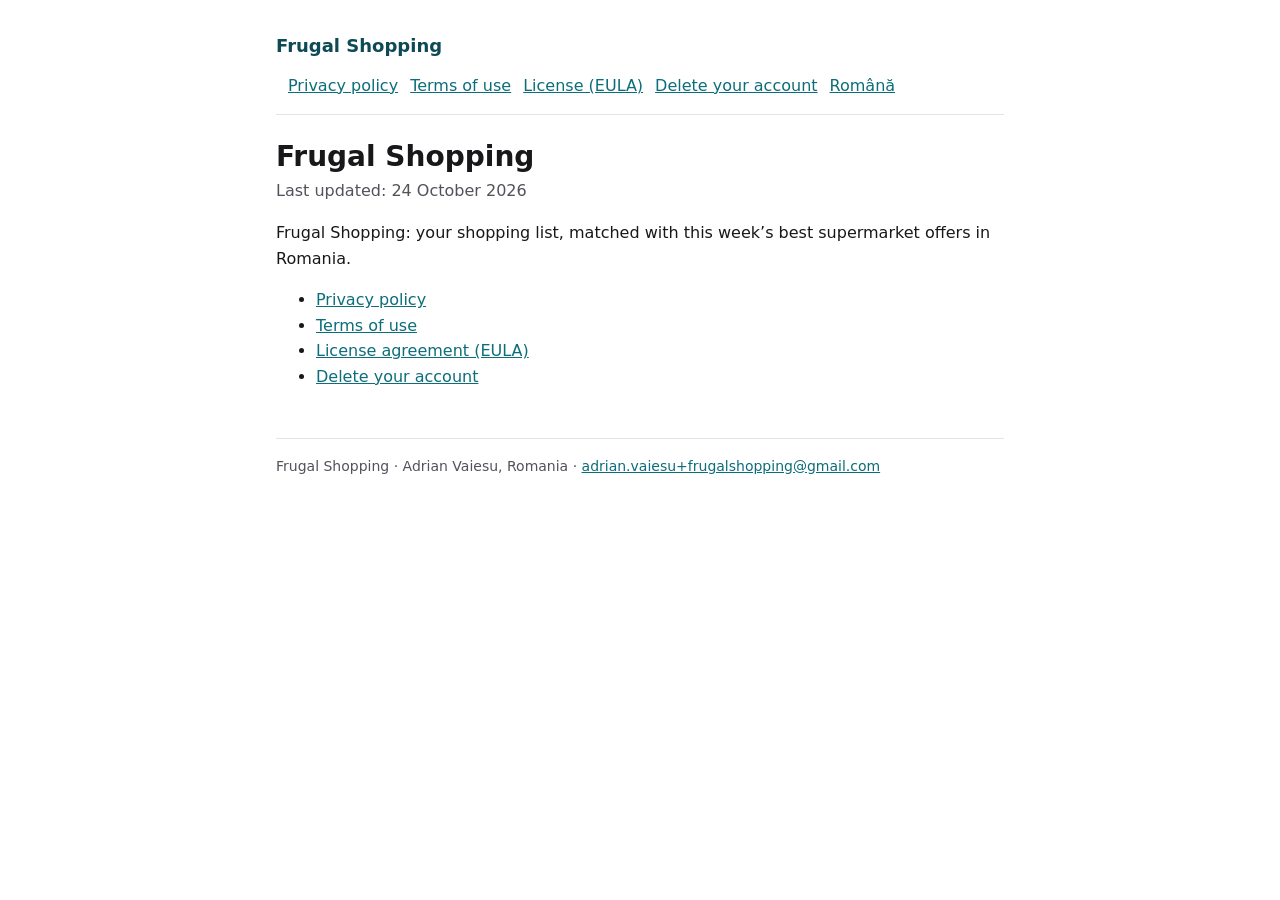
<file: index.html>
<!doctype html>
<html lang="en">
<head>
<meta charset="utf-8">
<meta name="viewport" content="width=device-width, initial-scale=1">
<title>Frugal Shopping · Frugal Shopping</title>
<link rel="stylesheet" href="style.css">
</head>
<body>
<main>
<header>
  <a class="brand" href="index.html">Frugal Shopping</a>
  <nav><a href="privacy.html">Privacy policy</a><a href="terms.html">Terms of use</a><a href="eula.html">License (EULA)</a><a href="delete-account.html">Delete your account</a><a href="ro/index.html" hreflang="ro">Română</a></nav>
</header>
<h1>Frugal Shopping</h1>
<p class="meta">Last updated: 24 October 2026</p>

<p>Frugal Shopping: your shopping list, matched with this week’s best supermarket offers in Romania.</p>
<ul>
<li><a href="privacy.html">Privacy policy</a></li>
<li><a href="terms.html">Terms of use</a></li>
<li><a href="eula.html">License agreement (EULA)</a></li>
<li><a href="delete-account.html">Delete your account</a></li>
</ul>

<footer>Frugal Shopping · Adrian Vaiesu, Romania · <a href="mailto:adrian.vaiesu+frugalshopping@gmail.com">adrian.vaiesu+frugalshopping@gmail.com</a></footer>
</main>
</body>
</html>
</file>
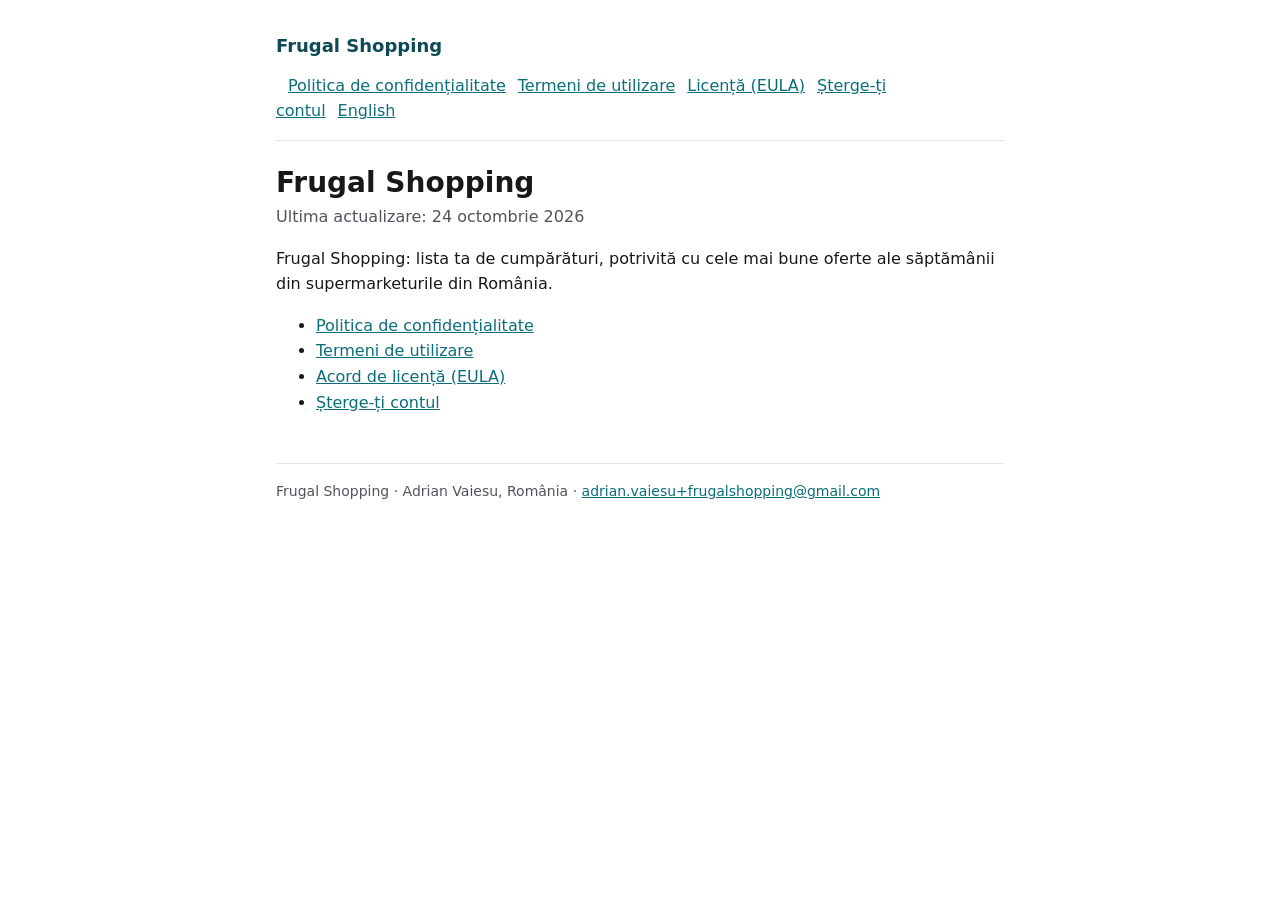
<file: ro/index.html>
<!doctype html>
<html lang="ro">
<head>
<meta charset="utf-8">
<meta name="viewport" content="width=device-width, initial-scale=1">
<title>Frugal Shopping · Frugal Shopping</title>
<link rel="stylesheet" href="../style.css">
</head>
<body>
<main>
<header>
  <a class="brand" href="index.html">Frugal Shopping</a>
  <nav><a href="privacy.html">Politica de confidențialitate</a><a href="terms.html">Termeni de utilizare</a><a href="eula.html">Licență (EULA)</a><a href="delete-account.html">Șterge-ți contul</a><a href="../index.html" hreflang="en">English</a></nav>
</header>
<h1>Frugal Shopping</h1>
<p class="meta">Ultima actualizare: 24 octombrie 2026</p>

<p>Frugal Shopping: lista ta de cumpărături, potrivită cu cele mai bune oferte ale săptămânii din supermarketurile din România.</p>
<ul>
<li><a href="privacy.html">Politica de confidențialitate</a></li>
<li><a href="terms.html">Termeni de utilizare</a></li>
<li><a href="eula.html">Acord de licență (EULA)</a></li>
<li><a href="delete-account.html">Șterge-ți contul</a></li>
</ul>

<footer>Frugal Shopping · Adrian Vaiesu, România · <a href="mailto:adrian.vaiesu+frugalshopping@gmail.com">adrian.vaiesu+frugalshopping@gmail.com</a></footer>
</main>
</body>
</html>
</file>
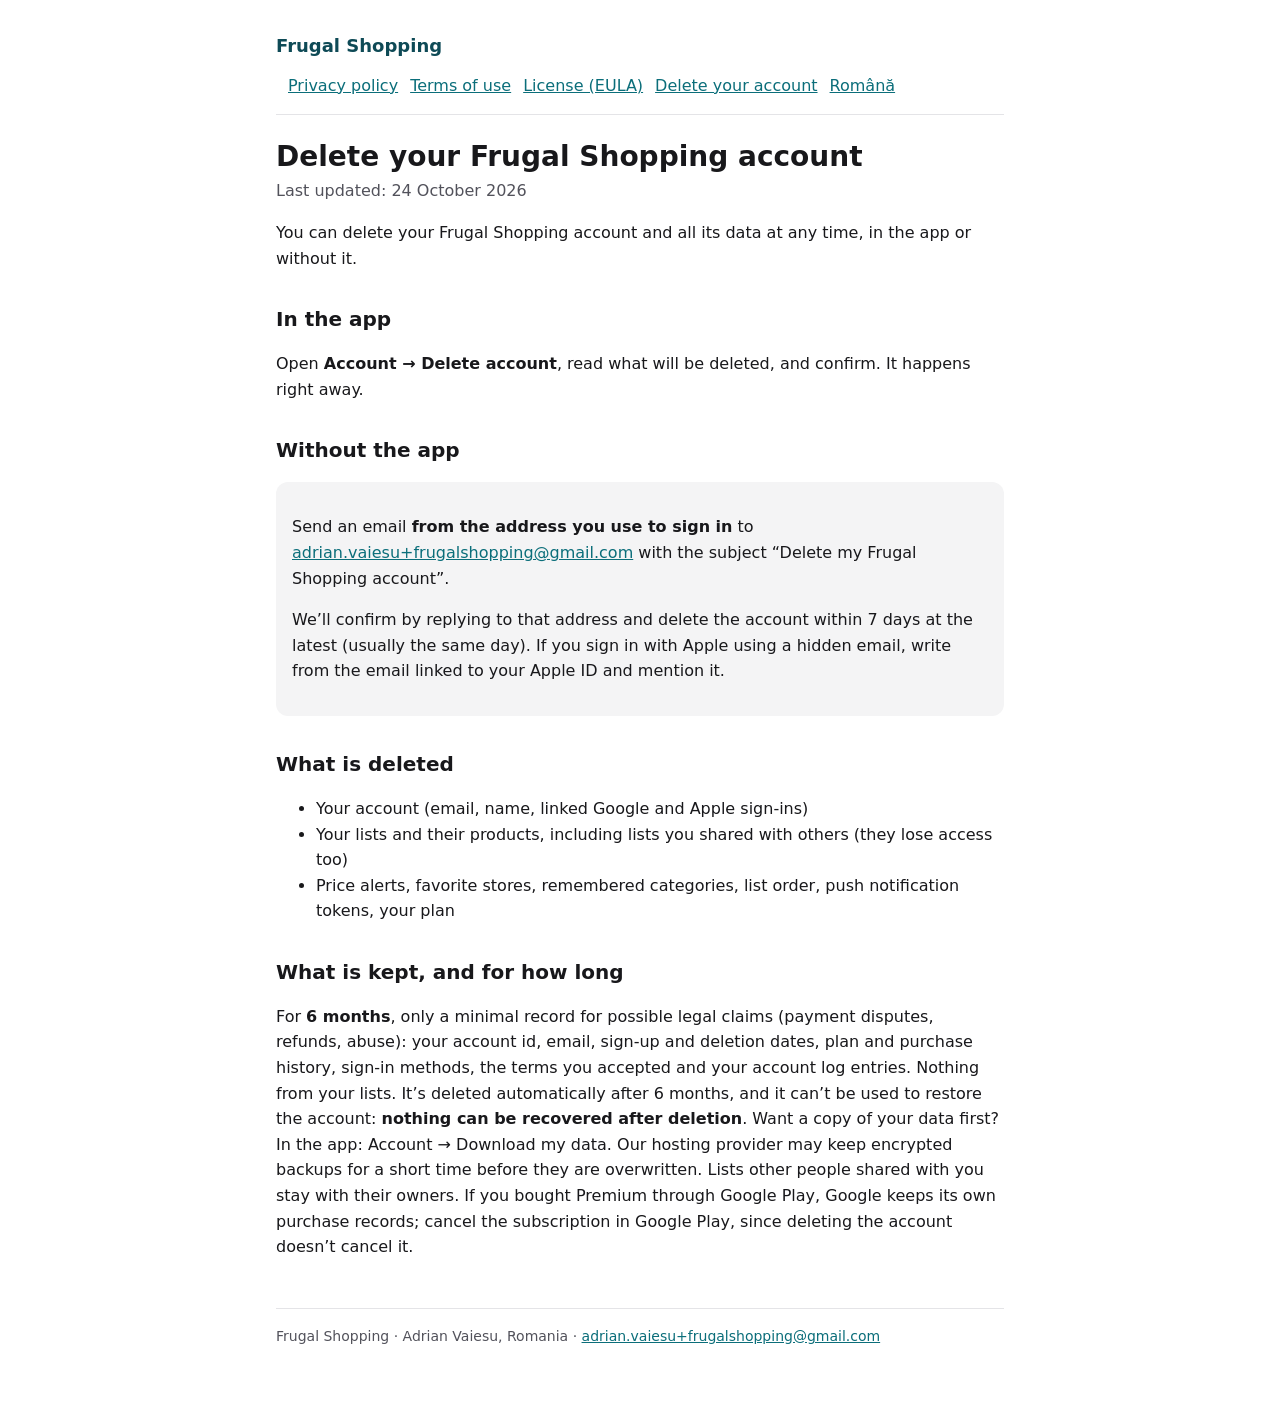
<file: delete-account.html>
<!doctype html>
<html lang="en">
<head>
<meta charset="utf-8">
<meta name="viewport" content="width=device-width, initial-scale=1">
<title>Delete your Frugal Shopping account · Frugal Shopping</title>
<link rel="stylesheet" href="style.css">
</head>
<body>
<main>
<header>
  <a class="brand" href="index.html">Frugal Shopping</a>
  <nav><a href="privacy.html">Privacy policy</a><a href="terms.html">Terms of use</a><a href="eula.html">License (EULA)</a><a href="delete-account.html">Delete your account</a><a href="ro/delete-account.html" hreflang="ro">Română</a></nav>
</header>
<h1>Delete your Frugal Shopping account</h1>
<p class="meta">Last updated: 24 October 2026</p>

<p>You can delete your Frugal Shopping account and all its data at any time, in the app or without it.</p>
<h2>In the app</h2>
<p>Open <strong>Account → Delete account</strong>, read what will be deleted, and confirm. It happens right away.</p>
<h2>Without the app</h2>
<div class="card">
<p>Send an email <strong>from the address you use to sign in</strong> to <a href="mailto:adrian.vaiesu+frugalshopping@gmail.com?subject=Delete%20my%20Frugal%20Shopping%20account">adrian.vaiesu+frugalshopping@gmail.com</a> with the subject “Delete my Frugal Shopping account”.</p>
<p>We’ll confirm by replying to that address and delete the account within 7 days at the latest (usually the same day). If you sign in with Apple using a hidden email, write from the email linked to your Apple ID and mention it.</p>
</div>
<h2>What is deleted</h2>
<ul>
<li>Your account (email, name, linked Google and Apple sign-ins)</li>
<li>Your lists and their products, including lists you shared with others (they lose access too)</li>
<li>Price alerts, favorite stores, remembered categories, list order, push notification tokens, your plan</li>
</ul>
<h2>What is kept, and for how long</h2>
<p>For <strong>6 months</strong>, only a minimal record for possible legal claims (payment disputes, refunds, abuse): your account id, email, sign-up and deletion dates, plan and purchase history, sign-in methods, the terms you accepted and your account log entries. Nothing from your lists. It’s deleted automatically after 6 months, and it can’t be used to restore the account: <strong>nothing can be recovered after deletion</strong>. Want a copy of your data first? In the app: Account → Download my data. Our hosting provider may keep encrypted backups for a short time before they are overwritten. Lists other people shared with you stay with their owners. If you bought Premium through Google Play, Google keeps its own purchase records; cancel the subscription in Google Play, since deleting the account doesn’t cancel it.</p>

<footer>Frugal Shopping · Adrian Vaiesu, Romania · <a href="mailto:adrian.vaiesu+frugalshopping@gmail.com">adrian.vaiesu+frugalshopping@gmail.com</a></footer>
</main>
</body>
</html>
</file>
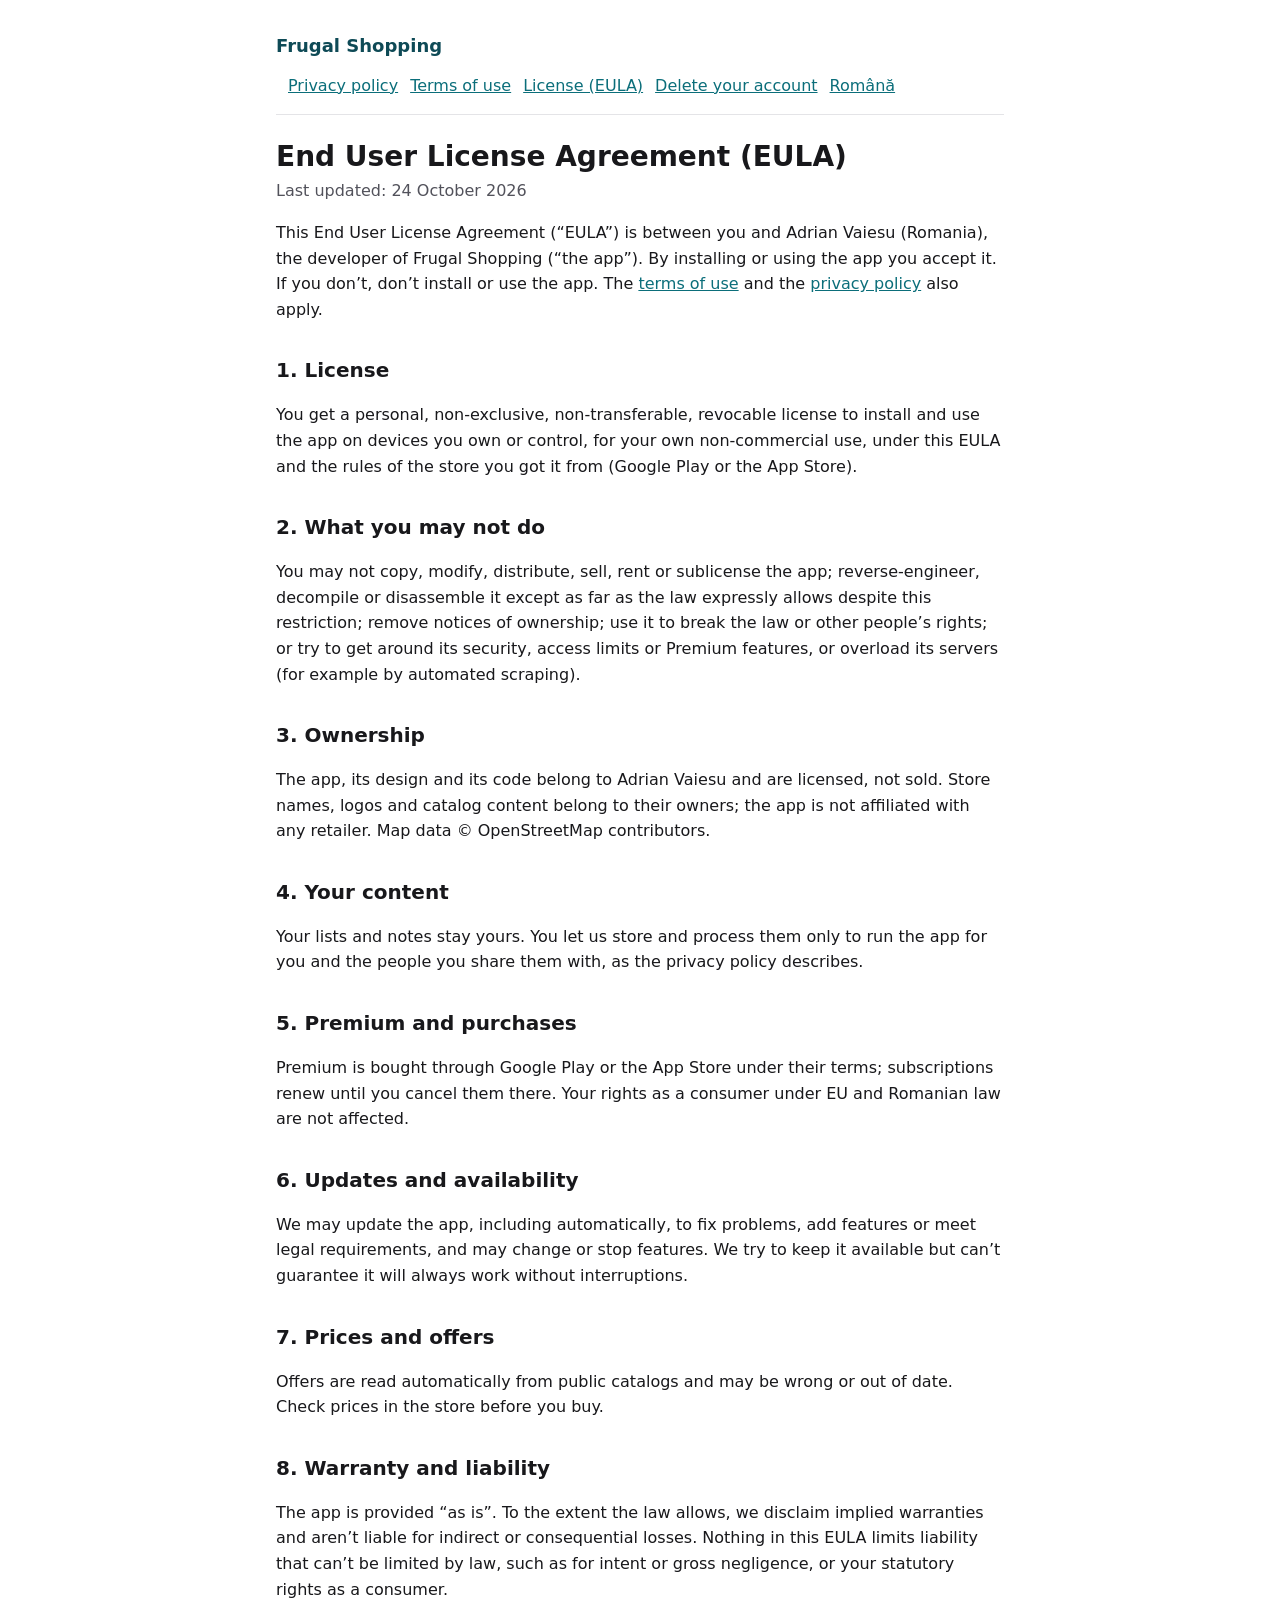
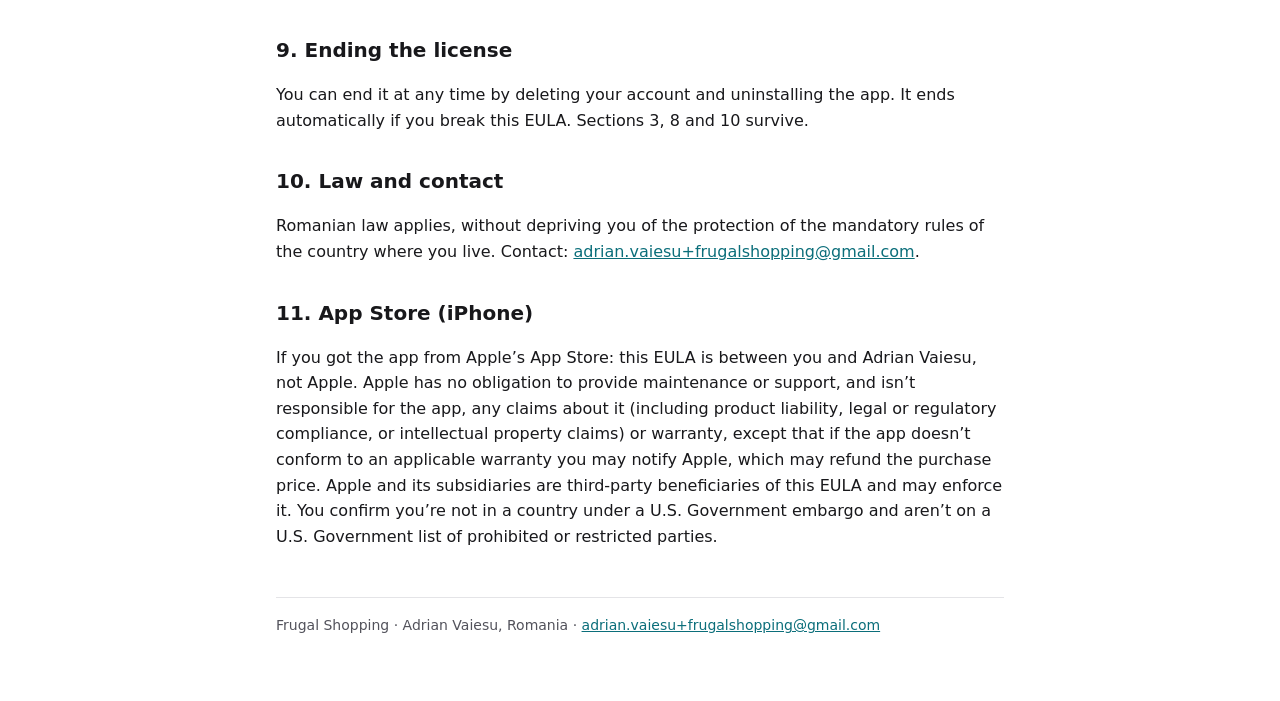
<file: eula.html>
<!doctype html>
<html lang="en">
<head>
<meta charset="utf-8">
<meta name="viewport" content="width=device-width, initial-scale=1">
<title>End User License Agreement (EULA) · Frugal Shopping</title>
<link rel="stylesheet" href="style.css">
</head>
<body>
<main>
<header>
  <a class="brand" href="index.html">Frugal Shopping</a>
  <nav><a href="privacy.html">Privacy policy</a><a href="terms.html">Terms of use</a><a href="eula.html">License (EULA)</a><a href="delete-account.html">Delete your account</a><a href="ro/eula.html" hreflang="ro">Română</a></nav>
</header>
<h1>End User License Agreement (EULA)</h1>
<p class="meta">Last updated: 24 October 2026</p>

<p>This End User License Agreement (“EULA”) is between you and Adrian Vaiesu (Romania), the developer of Frugal Shopping (“the app”). By installing or using the app you accept it. If you don’t, don’t install or use the app. The <a href="terms.html">terms of use</a> and the <a href="privacy.html">privacy policy</a> also apply.</p>
<h2>1. License</h2>
<p>You get a personal, non-exclusive, non-transferable, revocable license to install and use the app on devices you own or control, for your own non-commercial use, under this EULA and the rules of the store you got it from (Google Play or the App Store).</p>
<h2>2. What you may not do</h2>
<p>You may not copy, modify, distribute, sell, rent or sublicense the app; reverse-engineer, decompile or disassemble it except as far as the law expressly allows despite this restriction; remove notices of ownership; use it to break the law or other people’s rights; or try to get around its security, access limits or Premium features, or overload its servers (for example by automated scraping).</p>
<h2>3. Ownership</h2>
<p>The app, its design and its code belong to Adrian Vaiesu and are licensed, not sold. Store names, logos and catalog content belong to their owners; the app is not affiliated with any retailer. Map data © OpenStreetMap contributors.</p>
<h2>4. Your content</h2>
<p>Your lists and notes stay yours. You let us store and process them only to run the app for you and the people you share them with, as the privacy policy describes.</p>
<h2>5. Premium and purchases</h2>
<p>Premium is bought through Google Play or the App Store under their terms; subscriptions renew until you cancel them there. Your rights as a consumer under EU and Romanian law are not affected.</p>
<h2>6. Updates and availability</h2>
<p>We may update the app, including automatically, to fix problems, add features or meet legal requirements, and may change or stop features. We try to keep it available but can’t guarantee it will always work without interruptions.</p>
<h2>7. Prices and offers</h2>
<p>Offers are read automatically from public catalogs and may be wrong or out of date. Check prices in the store before you buy.</p>
<h2>8. Warranty and liability</h2>
<p>The app is provided “as is”. To the extent the law allows, we disclaim implied warranties and aren’t liable for indirect or consequential losses. Nothing in this EULA limits liability that can’t be limited by law, such as for intent or gross negligence, or your statutory rights as a consumer.</p>
<h2>9. Ending the license</h2>
<p>You can end it at any time by deleting your account and uninstalling the app. It ends automatically if you break this EULA. Sections 3, 8 and 10 survive.</p>
<h2>10. Law and contact</h2>
<p>Romanian law applies, without depriving you of the protection of the mandatory rules of the country where you live. Contact: <a href="mailto:adrian.vaiesu+frugalshopping@gmail.com">adrian.vaiesu+frugalshopping@gmail.com</a>.</p>
<h2>11. App Store (iPhone)</h2>
<p>If you got the app from Apple’s App Store: this EULA is between you and Adrian Vaiesu, not Apple. Apple has no obligation to provide maintenance or support, and isn’t responsible for the app, any claims about it (including product liability, legal or regulatory compliance, or intellectual property claims) or warranty, except that if the app doesn’t conform to an applicable warranty you may notify Apple, which may refund the purchase price. Apple and its subsidiaries are third-party beneficiaries of this EULA and may enforce it. You confirm you’re not in a country under a U.S. Government embargo and aren’t on a U.S. Government list of prohibited or restricted parties.</p>

<footer>Frugal Shopping · Adrian Vaiesu, Romania · <a href="mailto:adrian.vaiesu+frugalshopping@gmail.com">adrian.vaiesu+frugalshopping@gmail.com</a></footer>
</main>
</body>
</html>
</file>
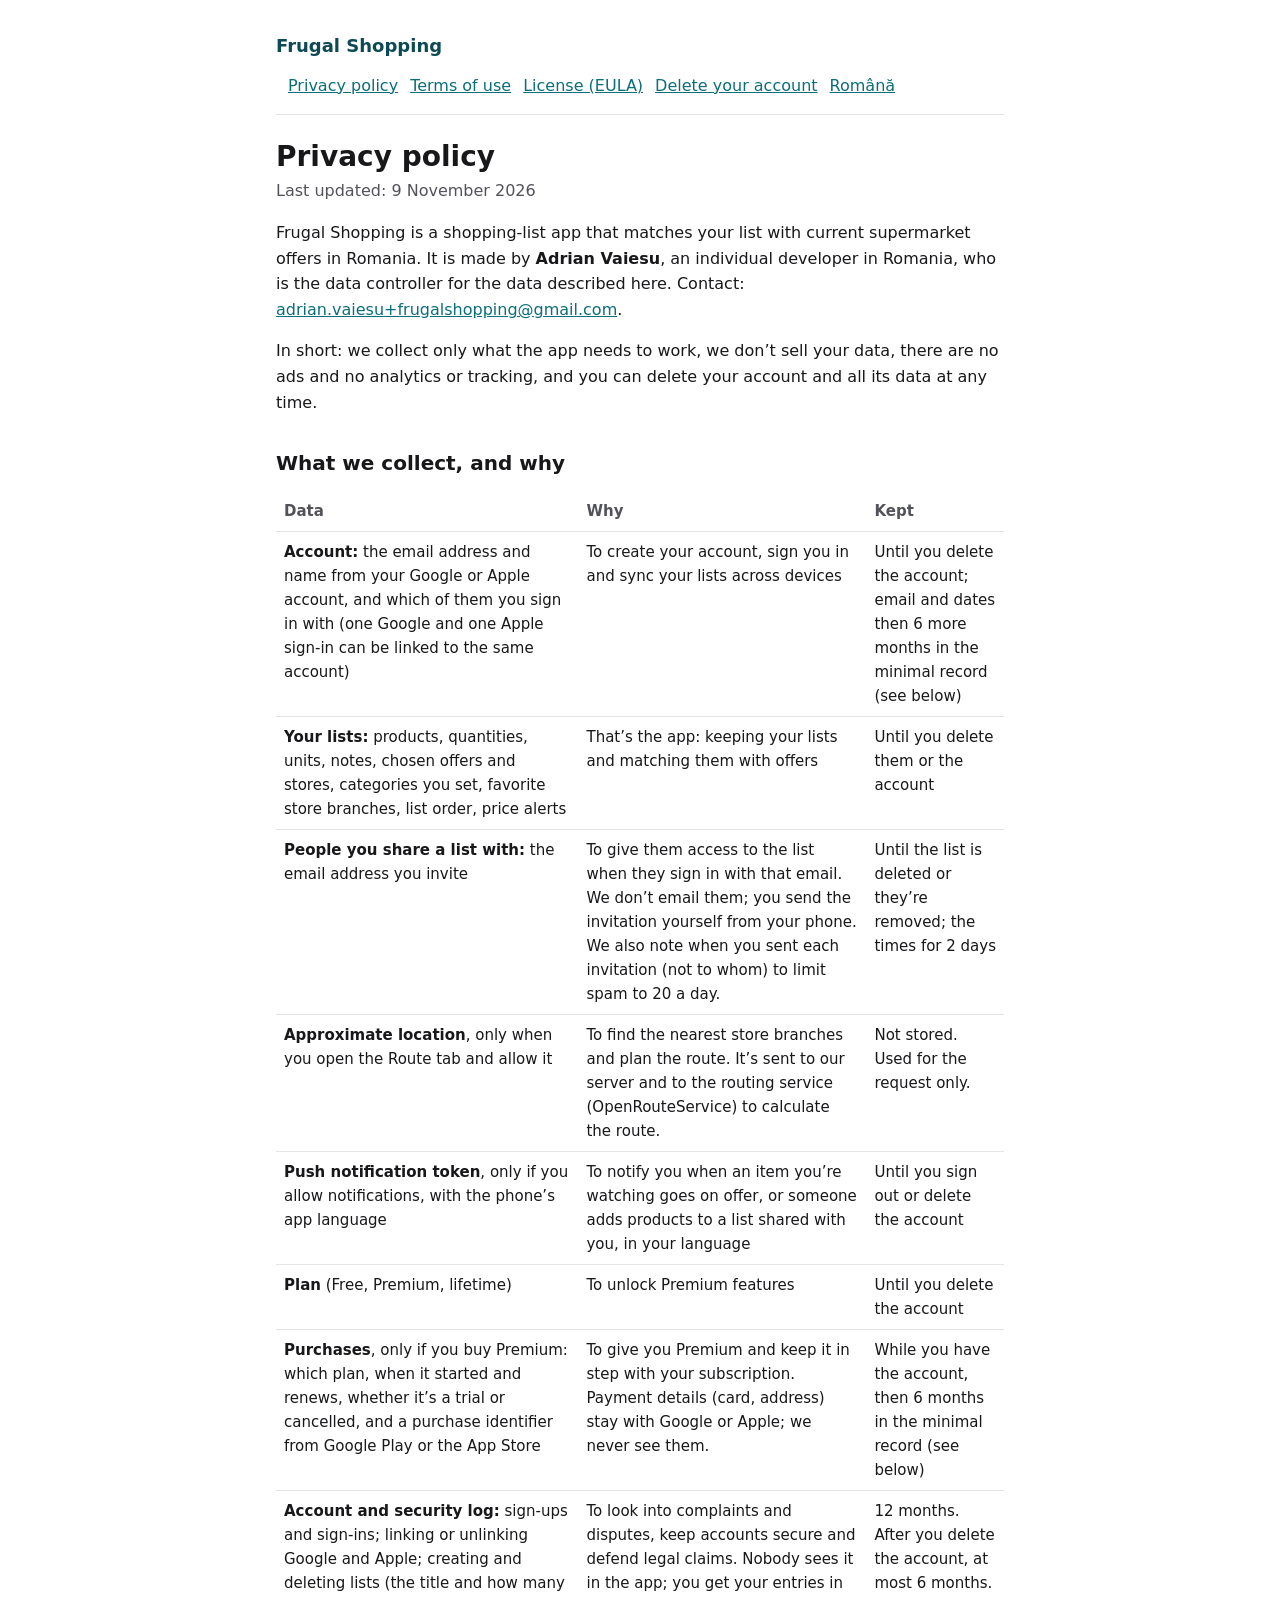
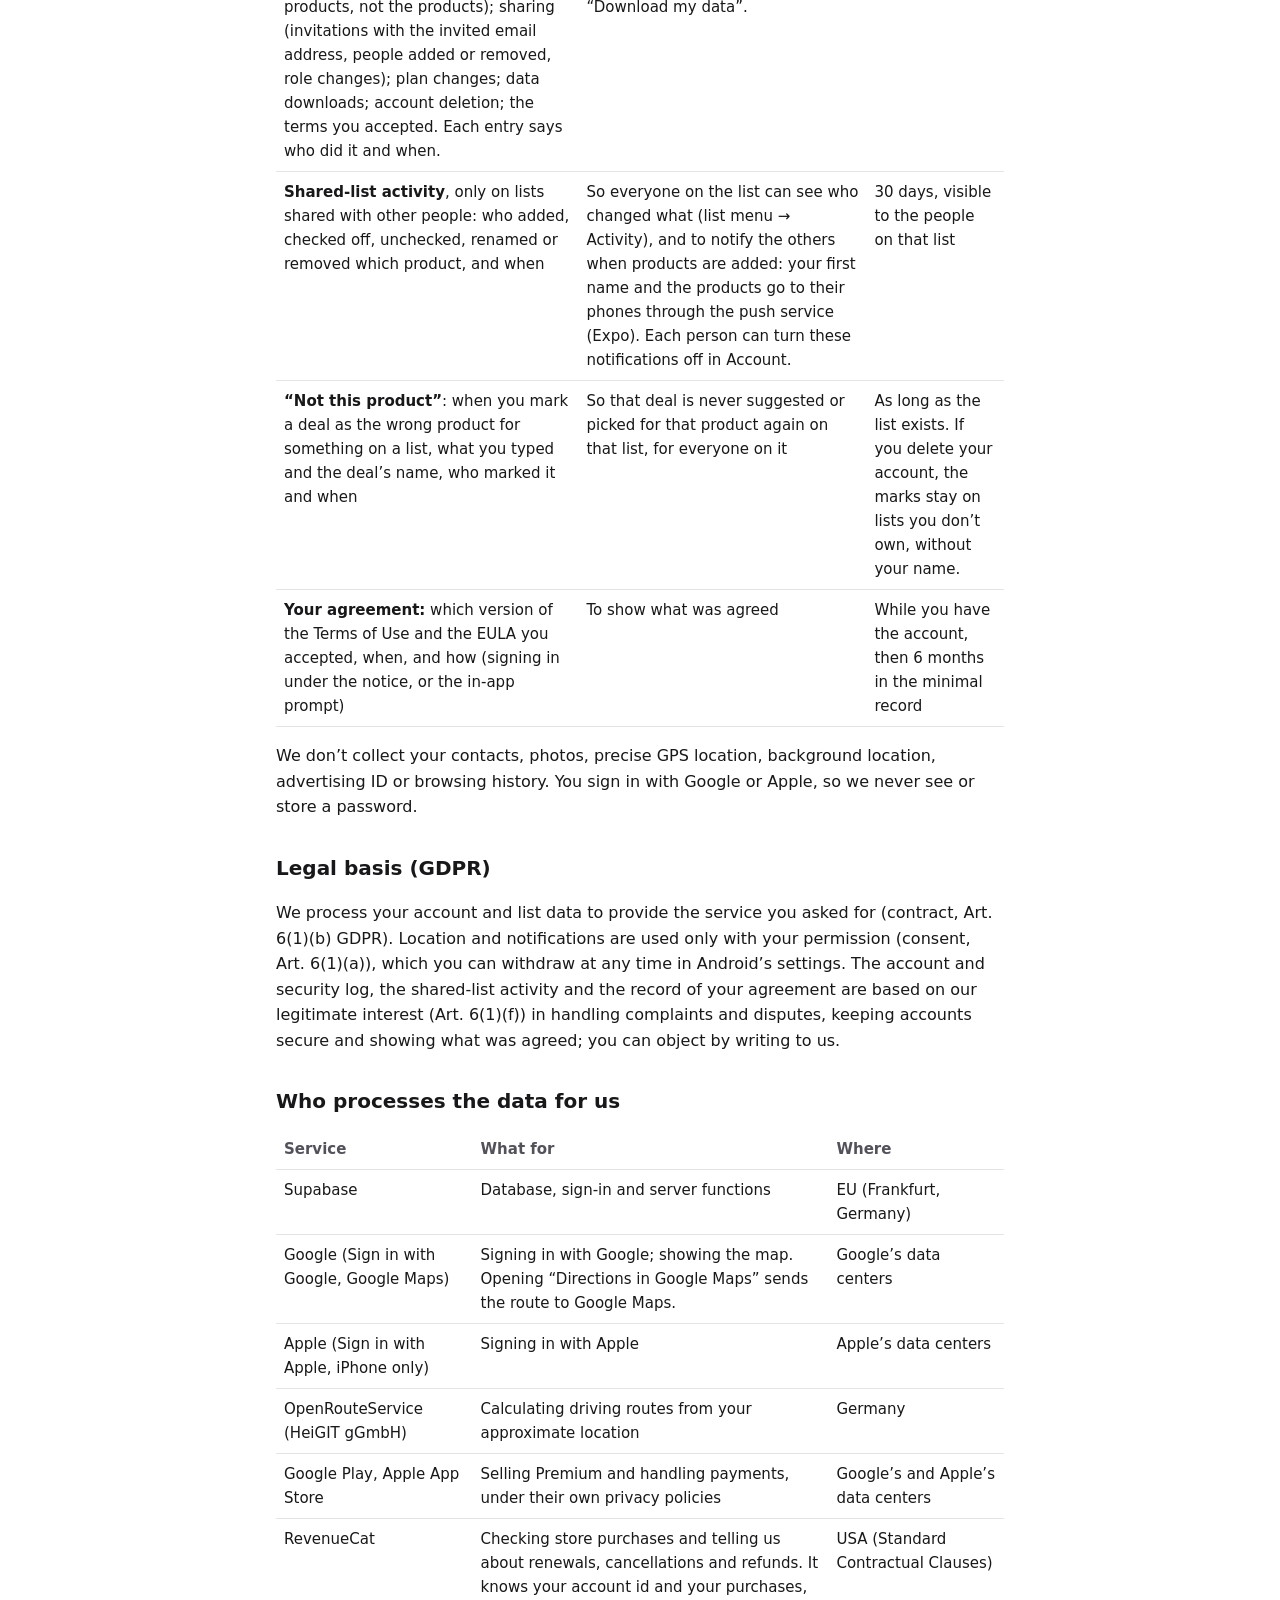
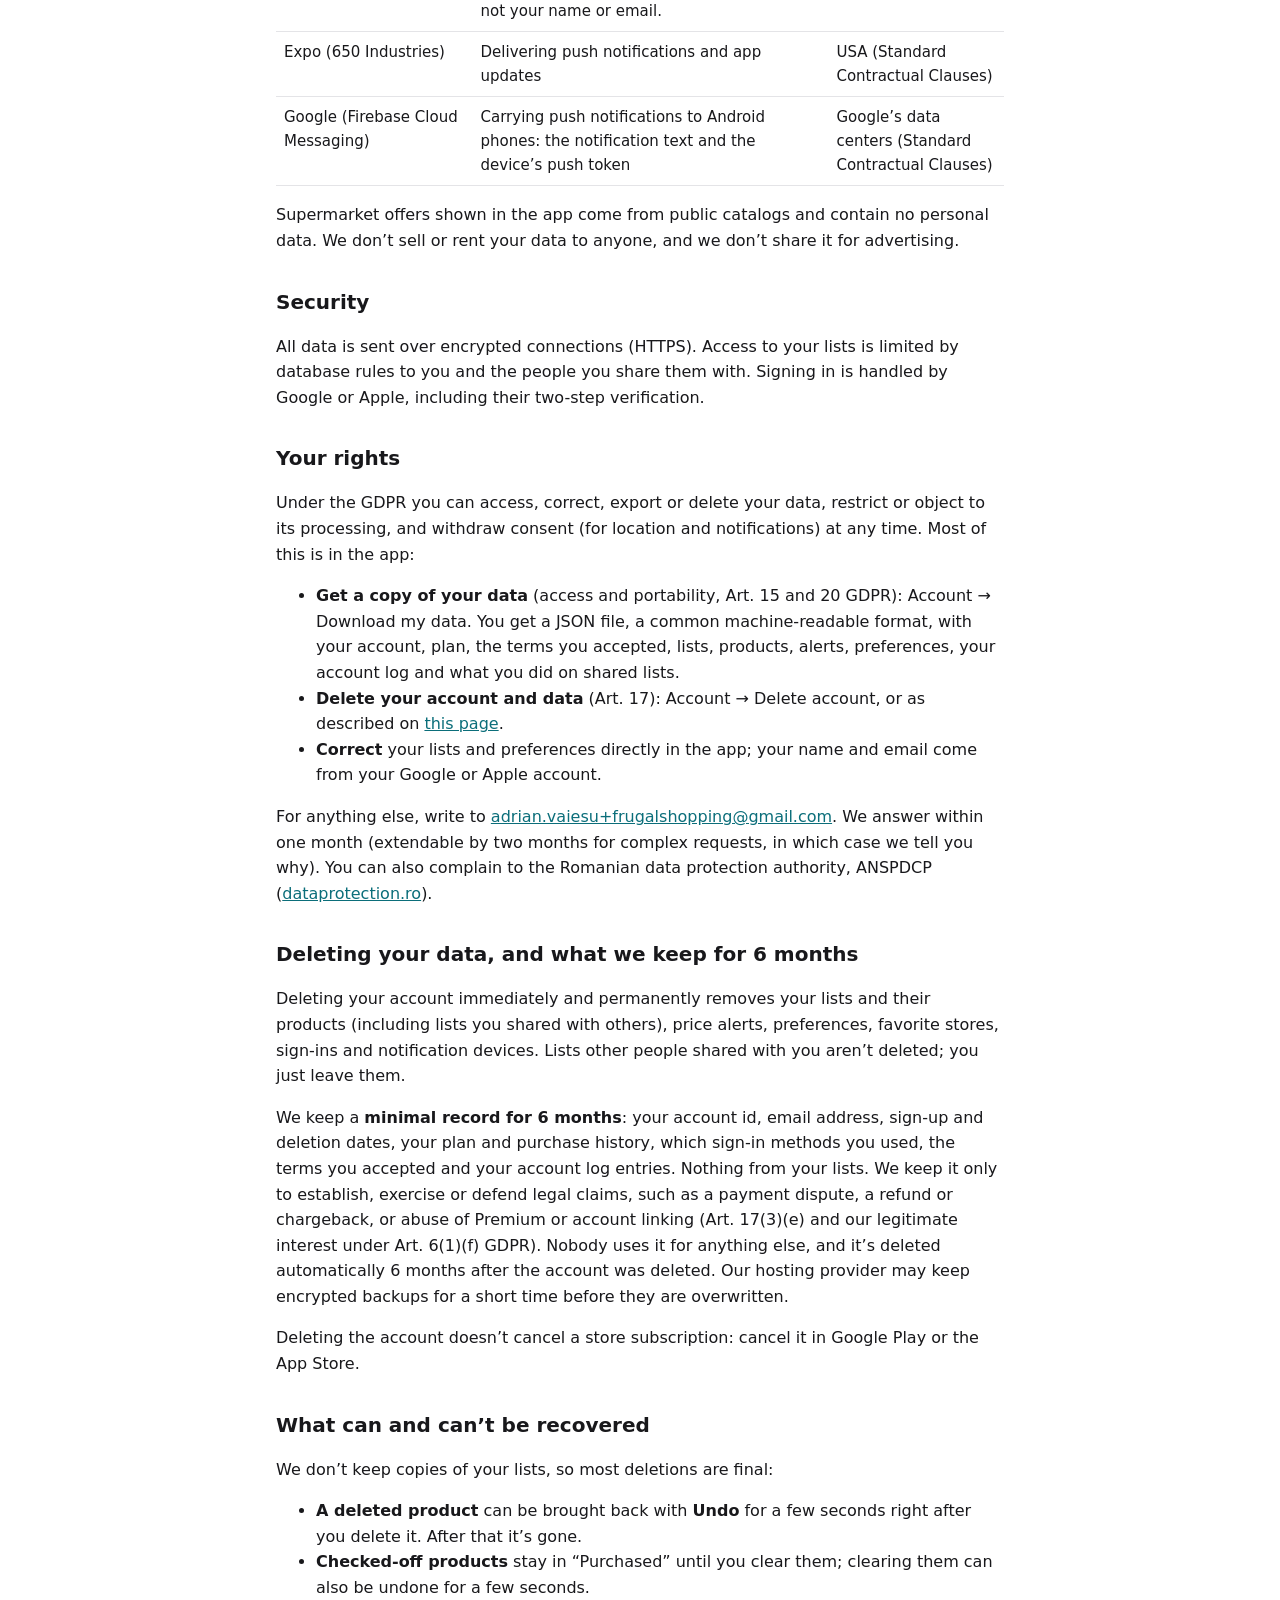
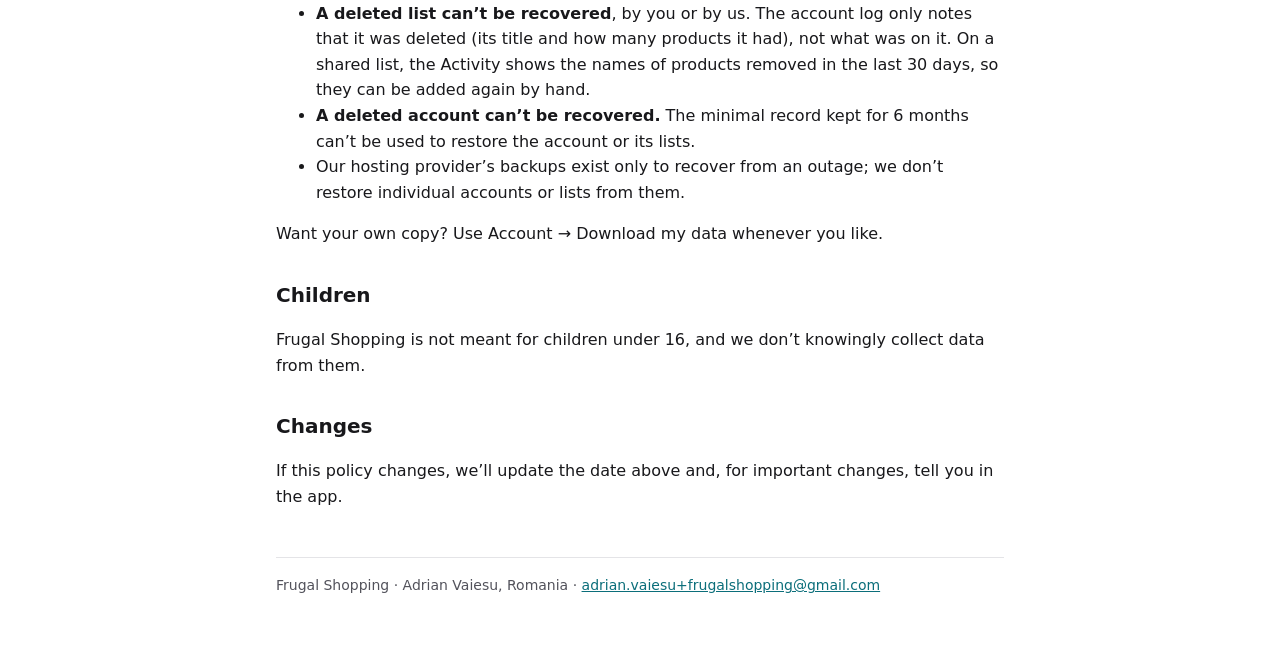
<file: privacy.html>
<!doctype html>
<html lang="en">
<head>
<meta charset="utf-8">
<meta name="viewport" content="width=device-width, initial-scale=1">
<title>Privacy policy · Frugal Shopping</title>
<link rel="stylesheet" href="style.css">
</head>
<body>
<main>
<header>
  <a class="brand" href="index.html">Frugal Shopping</a>
  <nav><a href="privacy.html">Privacy policy</a><a href="terms.html">Terms of use</a><a href="eula.html">License (EULA)</a><a href="delete-account.html">Delete your account</a><a href="ro/privacy.html" hreflang="ro">Română</a></nav>
</header>
<h1>Privacy policy</h1>
<p class="meta">Last updated: 9 November 2026</p>

<p>Frugal Shopping is a shopping-list app that matches your list with current supermarket offers in Romania. It is made by <strong>Adrian Vaiesu</strong>, an individual developer in Romania, who is the data controller for the data described here. Contact: <a href="mailto:adrian.vaiesu+frugalshopping@gmail.com">adrian.vaiesu+frugalshopping@gmail.com</a>.</p>
<p>In short: we collect only what the app needs to work, we don’t sell your data, there are no ads and no analytics or tracking, and you can delete your account and all its data at any time.</p>

<h2>What we collect, and why</h2>
<table>
<thead><tr><th>Data</th><th>Why</th><th>Kept</th></tr></thead>
<tbody>
<tr><td><strong>Account:</strong> the email address and name from your Google or Apple account, and which of them you sign in with (one Google and one Apple sign-in can be linked to the same account)</td><td>To create your account, sign you in and sync your lists across devices</td><td>Until you delete the account; email and dates then 6 more months in the minimal record (see below)</td></tr>
<tr><td><strong>Your lists:</strong> products, quantities, units, notes, chosen offers and stores, categories you set, favorite store branches, list order, price alerts</td><td>That’s the app: keeping your lists and matching them with offers</td><td>Until you delete them or the account</td></tr>
<tr><td><strong>People you share a list with:</strong> the email address you invite</td><td>To give them access to the list when they sign in with that email. We don’t email them; you send the invitation yourself from your phone. We also note when you sent each invitation (not to whom) to limit spam to 20 a day.</td><td>Until the list is deleted or they’re removed; the times for 2 days</td></tr>
<tr><td><strong>Approximate location</strong>, only when you open the Route tab and allow it</td><td>To find the nearest store branches and plan the route. It’s sent to our server and to the routing service (OpenRouteService) to calculate the route.</td><td>Not stored. Used for the request only.</td></tr>
<tr><td><strong>Push notification token</strong>, only if you allow notifications, with the phone’s app language</td><td>To notify you when an item you’re watching goes on offer, or someone adds products to a list shared with you, in your language</td><td>Until you sign out or delete the account</td></tr>
<tr><td><strong>Plan</strong> (Free, Premium, lifetime)</td><td>To unlock Premium features</td><td>Until you delete the account</td></tr>
<tr><td><strong>Purchases</strong>, only if you buy Premium: which plan, when it started and renews, whether it’s a trial or cancelled, and a purchase identifier from Google Play or the App Store</td><td>To give you Premium and keep it in step with your subscription. Payment details (card, address) stay with Google or Apple; we never see them.</td><td>While you have the account, then 6 months in the minimal record (see below)</td></tr>
<tr><td><strong>Account and security log:</strong> sign-ups and sign-ins; linking or unlinking Google and Apple; creating and deleting lists (the title and how many products, not the products); sharing (invitations with the invited email address, people added or removed, role changes); plan changes; data downloads; account deletion; the terms you accepted. Each entry says who did it and when.</td><td>To look into complaints and disputes, keep accounts secure and defend legal claims. Nobody sees it in the app; you get your entries in “Download my data”.</td><td>12 months. After you delete the account, at most 6 months.</td></tr>
<tr><td><strong>Shared-list activity</strong>, only on lists shared with other people: who added, checked off, unchecked, renamed or removed which product, and when</td><td>So everyone on the list can see who changed what (list menu → Activity), and to notify the others when products are added: your first name and the products go to their phones through the push service (Expo). Each person can turn these notifications off in Account.</td><td>30 days, visible to the people on that list</td></tr>
<tr><td><strong>“Not this product”</strong>: when you mark a deal as the wrong product for something on a list, what you typed and the deal’s name, who marked it and when</td><td>So that deal is never suggested or picked for that product again on that list, for everyone on it</td><td>As long as the list exists. If you delete your account, the marks stay on lists you don’t own, without your name.</td></tr>
<tr><td><strong>Your agreement:</strong> which version of the Terms of Use and the EULA you accepted, when, and how (signing in under the notice, or the in-app prompt)</td><td>To show what was agreed</td><td>While you have the account, then 6 months in the minimal record</td></tr>
</tbody>
</table>
<p>We don’t collect your contacts, photos, precise GPS location, background location, advertising ID or browsing history. You sign in with Google or Apple, so we never see or store a password.</p>

<h2>Legal basis (GDPR)</h2>
<p>We process your account and list data to provide the service you asked for (contract, Art. 6(1)(b) GDPR). Location and notifications are used only with your permission (consent, Art. 6(1)(a)), which you can withdraw at any time in Android’s settings. The account and security log, the shared-list activity and the record of your agreement are based on our legitimate interest (Art. 6(1)(f)) in handling complaints and disputes, keeping accounts secure and showing what was agreed; you can object by writing to us.</p>

<h2>Who processes the data for us</h2>
<table>
<thead><tr><th>Service</th><th>What for</th><th>Where</th></tr></thead>
<tbody>
<tr><td>Supabase</td><td>Database, sign-in and server functions</td><td>EU (Frankfurt, Germany)</td></tr>
<tr><td>Google (Sign in with Google, Google Maps)</td><td>Signing in with Google; showing the map. Opening “Directions in Google Maps” sends the route to Google Maps.</td><td>Google’s data centers</td></tr>
<tr><td>Apple (Sign in with Apple, iPhone only)</td><td>Signing in with Apple</td><td>Apple’s data centers</td></tr>
<tr><td>OpenRouteService (HeiGIT gGmbH)</td><td>Calculating driving routes from your approximate location</td><td>Germany</td></tr>
<tr><td>Google Play, Apple App Store</td><td>Selling Premium and handling payments, under their own privacy policies</td><td>Google’s and Apple’s data centers</td></tr>
<tr><td>RevenueCat</td><td>Checking store purchases and telling us about renewals, cancellations and refunds. It knows your account id and your purchases, not your name or email.</td><td>USA (Standard Contractual Clauses)</td></tr>
<tr><td>Expo (650 Industries)</td><td>Delivering push notifications and app updates</td><td>USA (Standard Contractual Clauses)</td></tr>
<tr><td>Google (Firebase Cloud Messaging)</td><td>Carrying push notifications to Android phones: the notification text and the device’s push token</td><td>Google’s data centers (Standard Contractual Clauses)</td></tr>
</tbody>
</table>
<p>Supermarket offers shown in the app come from public catalogs and contain no personal data. We don’t sell or rent your data to anyone, and we don’t share it for advertising.</p>

<h2>Security</h2>
<p>All data is sent over encrypted connections (HTTPS). Access to your lists is limited by database rules to you and the people you share them with. Signing in is handled by Google or Apple, including their two-step verification.</p>

<h2>Your rights</h2>
<p>Under the GDPR you can access, correct, export or delete your data, restrict or object to its processing, and withdraw consent (for location and notifications) at any time. Most of this is in the app:</p>
<ul>
<li><strong>Get a copy of your data</strong> (access and portability, Art. 15 and 20 GDPR): Account → Download my data. You get a JSON file, a common machine-readable format, with your account, plan, the terms you accepted, lists, products, alerts, preferences, your account log and what you did on shared lists.</li>
<li><strong>Delete your account and data</strong> (Art. 17): Account → Delete account, or as described on <a href="delete-account.html">this page</a>.</li>
<li><strong>Correct</strong> your lists and preferences directly in the app; your name and email come from your Google or Apple account.</li>
</ul>
<p>For anything else, write to <a href="mailto:adrian.vaiesu+frugalshopping@gmail.com">adrian.vaiesu+frugalshopping@gmail.com</a>. We answer within one month (extendable by two months for complex requests, in which case we tell you why). You can also complain to the Romanian data protection authority, ANSPDCP (<a href="https://www.dataprotection.ro">dataprotection.ro</a>).</p>

<h2>Deleting your data, and what we keep for 6 months</h2>
<p>Deleting your account immediately and permanently removes your lists and their products (including lists you shared with others), price alerts, preferences, favorite stores, sign-ins and notification devices. Lists other people shared with you aren’t deleted; you just leave them.</p>
<p>We keep a <strong>minimal record for 6 months</strong>: your account id, email address, sign-up and deletion dates, your plan and purchase history, which sign-in methods you used, the terms you accepted and your account log entries. Nothing from your lists. We keep it only to establish, exercise or defend legal claims, such as a payment dispute, a refund or chargeback, or abuse of Premium or account linking (Art. 17(3)(e) and our legitimate interest under Art. 6(1)(f) GDPR). Nobody uses it for anything else, and it’s deleted automatically 6 months after the account was deleted. Our hosting provider may keep encrypted backups for a short time before they are overwritten.</p>
<p>Deleting the account doesn’t cancel a store subscription: cancel it in Google Play or the App Store.</p>

<h2>What can and can’t be recovered</h2>
<p>We don’t keep copies of your lists, so most deletions are final:</p>
<ul>
<li><strong>A deleted product</strong> can be brought back with <strong>Undo</strong> for a few seconds right after you delete it. After that it’s gone.</li>
<li><strong>Checked-off products</strong> stay in “Purchased” until you clear them; clearing them can also be undone for a few seconds.</li>
<li><strong>A deleted list can’t be recovered</strong>, by you or by us. The account log only notes that it was deleted (its title and how many products it had), not what was on it. On a shared list, the Activity shows the names of products removed in the last 30 days, so they can be added again by hand.</li>
<li><strong>A deleted account can’t be recovered.</strong> The minimal record kept for 6 months can’t be used to restore the account or its lists.</li>
<li>Our hosting provider’s backups exist only to recover from an outage; we don’t restore individual accounts or lists from them.</li>
</ul>
<p>Want your own copy? Use Account → Download my data whenever you like.</p>

<h2>Children</h2>
<p>Frugal Shopping is not meant for children under 16, and we don’t knowingly collect data from them.</p>

<h2>Changes</h2>
<p>If this policy changes, we’ll update the date above and, for important changes, tell you in the app.</p>

<footer>Frugal Shopping · Adrian Vaiesu, Romania · <a href="mailto:adrian.vaiesu+frugalshopping@gmail.com">adrian.vaiesu+frugalshopping@gmail.com</a></footer>
</main>
</body>
</html>
</file>
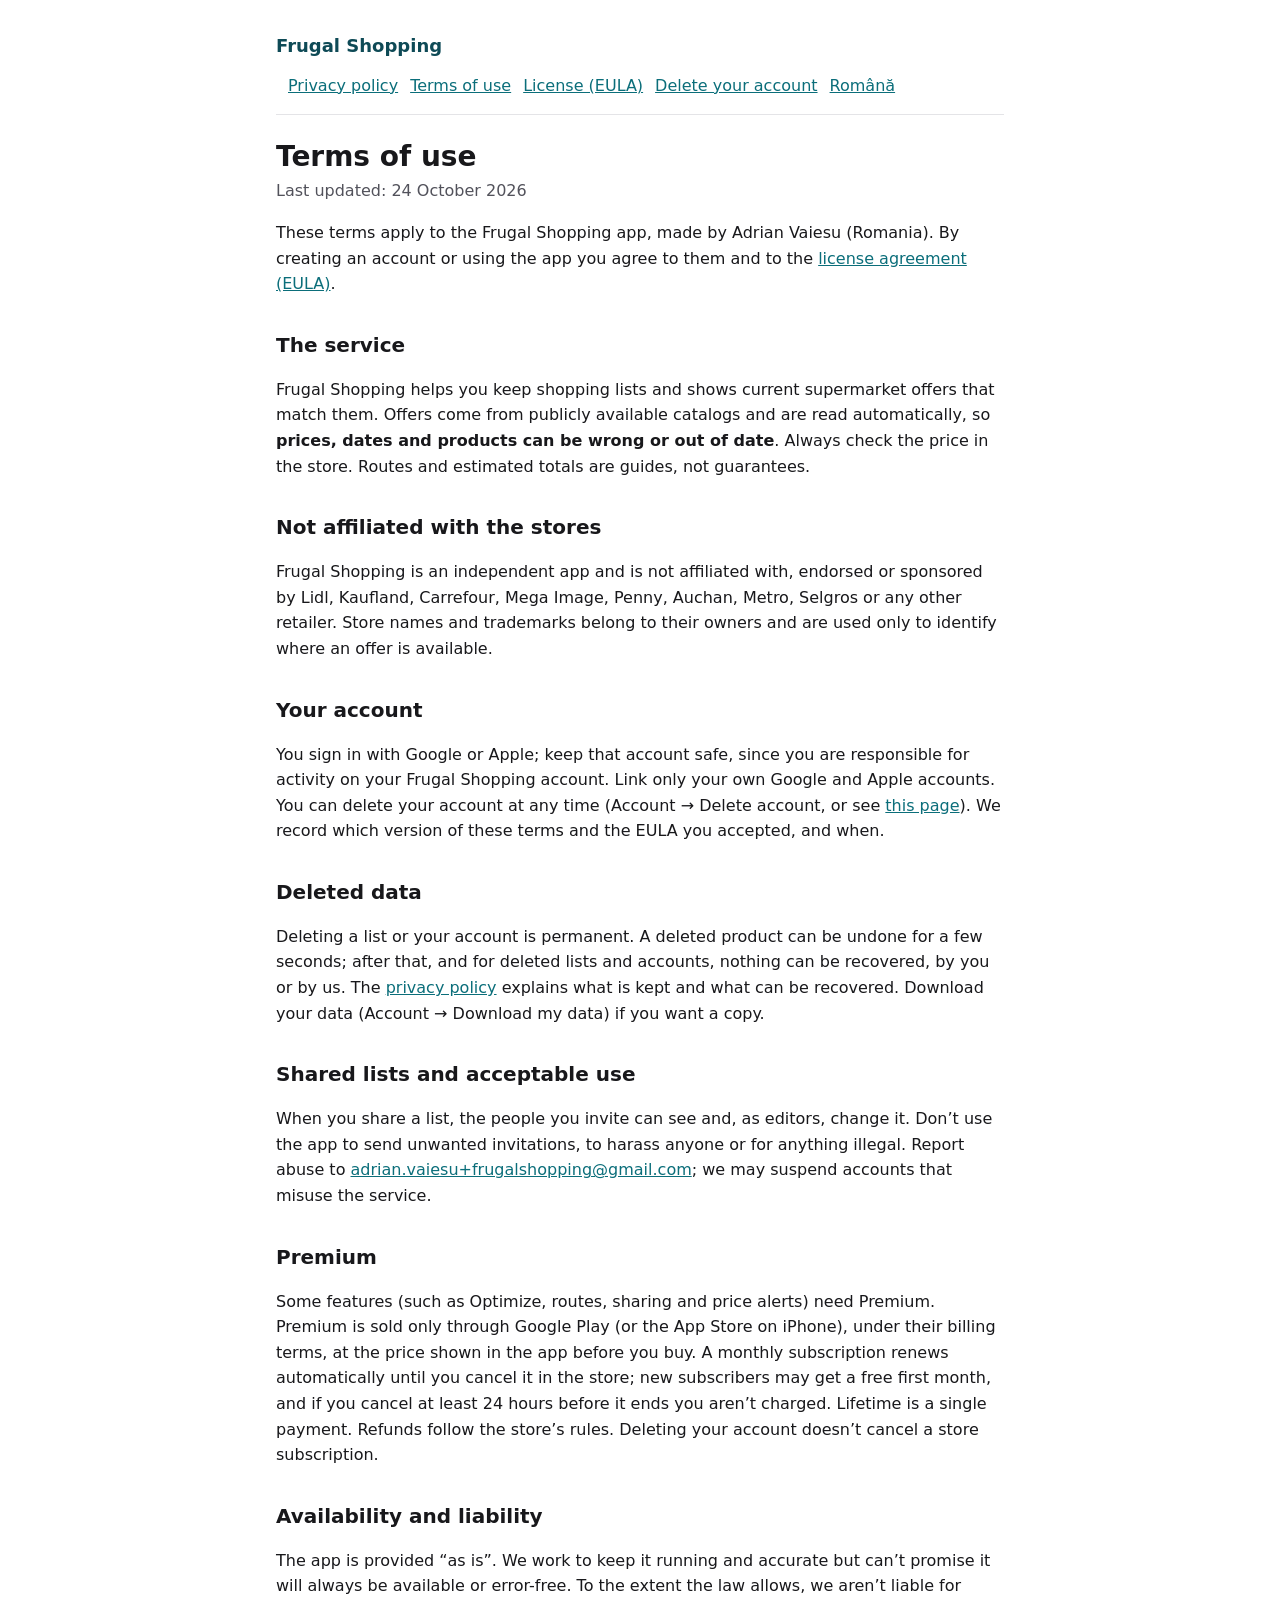
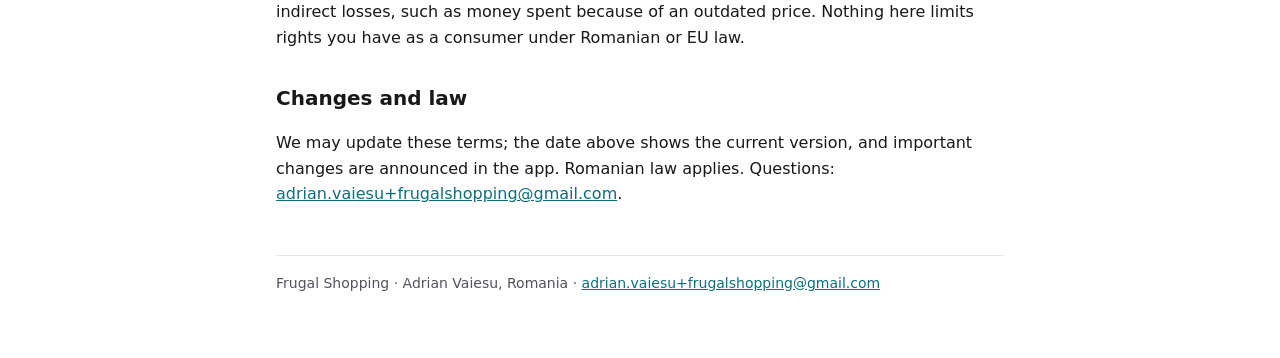
<file: terms.html>
<!doctype html>
<html lang="en">
<head>
<meta charset="utf-8">
<meta name="viewport" content="width=device-width, initial-scale=1">
<title>Terms of use · Frugal Shopping</title>
<link rel="stylesheet" href="style.css">
</head>
<body>
<main>
<header>
  <a class="brand" href="index.html">Frugal Shopping</a>
  <nav><a href="privacy.html">Privacy policy</a><a href="terms.html">Terms of use</a><a href="eula.html">License (EULA)</a><a href="delete-account.html">Delete your account</a><a href="ro/terms.html" hreflang="ro">Română</a></nav>
</header>
<h1>Terms of use</h1>
<p class="meta">Last updated: 24 October 2026</p>

<p>These terms apply to the Frugal Shopping app, made by Adrian Vaiesu (Romania). By creating an account or using the app you agree to them and to the <a href="eula.html">license agreement (EULA)</a>.</p>
<h2>The service</h2>
<p>Frugal Shopping helps you keep shopping lists and shows current supermarket offers that match them. Offers come from publicly available catalogs and are read automatically, so <strong>prices, dates and products can be wrong or out of date</strong>. Always check the price in the store. Routes and estimated totals are guides, not guarantees.</p>
<h2>Not affiliated with the stores</h2>
<p>Frugal Shopping is an independent app and is not affiliated with, endorsed or sponsored by Lidl, Kaufland, Carrefour, Mega Image, Penny, Auchan, Metro, Selgros or any other retailer. Store names and trademarks belong to their owners and are used only to identify where an offer is available.</p>
<h2>Your account</h2>
<p>You sign in with Google or Apple; keep that account safe, since you are responsible for activity on your Frugal Shopping account. Link only your own Google and Apple accounts. You can delete your account at any time (Account → Delete account, or see <a href="delete-account.html">this page</a>). We record which version of these terms and the EULA you accepted, and when.</p>
<h2>Deleted data</h2>
<p>Deleting a list or your account is permanent. A deleted product can be undone for a few seconds; after that, and for deleted lists and accounts, nothing can be recovered, by you or by us. The <a href="privacy.html">privacy policy</a> explains what is kept and what can be recovered. Download your data (Account → Download my data) if you want a copy.</p>
<h2>Shared lists and acceptable use</h2>
<p>When you share a list, the people you invite can see and, as editors, change it. Don’t use the app to send unwanted invitations, to harass anyone or for anything illegal. Report abuse to <a href="mailto:adrian.vaiesu+frugalshopping@gmail.com">adrian.vaiesu+frugalshopping@gmail.com</a>; we may suspend accounts that misuse the service.</p>
<h2>Premium</h2>
<p>Some features (such as Optimize, routes, sharing and price alerts) need Premium. Premium is sold only through Google Play (or the App Store on iPhone), under their billing terms, at the price shown in the app before you buy. A monthly subscription renews automatically until you cancel it in the store; new subscribers may get a free first month, and if you cancel at least 24 hours before it ends you aren’t charged. Lifetime is a single payment. Refunds follow the store’s rules. Deleting your account doesn’t cancel a store subscription.</p>
<h2>Availability and liability</h2>
<p>The app is provided “as is”. We work to keep it running and accurate but can’t promise it will always be available or error-free. To the extent the law allows, we aren’t liable for indirect losses, such as money spent because of an outdated price. Nothing here limits rights you have as a consumer under Romanian or EU law.</p>
<h2>Changes and law</h2>
<p>We may update these terms; the date above shows the current version, and important changes are announced in the app. Romanian law applies. Questions: <a href="mailto:adrian.vaiesu+frugalshopping@gmail.com">adrian.vaiesu+frugalshopping@gmail.com</a>.</p>

<footer>Frugal Shopping · Adrian Vaiesu, Romania · <a href="mailto:adrian.vaiesu+frugalshopping@gmail.com">adrian.vaiesu+frugalshopping@gmail.com</a></footer>
</main>
</body>
</html>
</file>
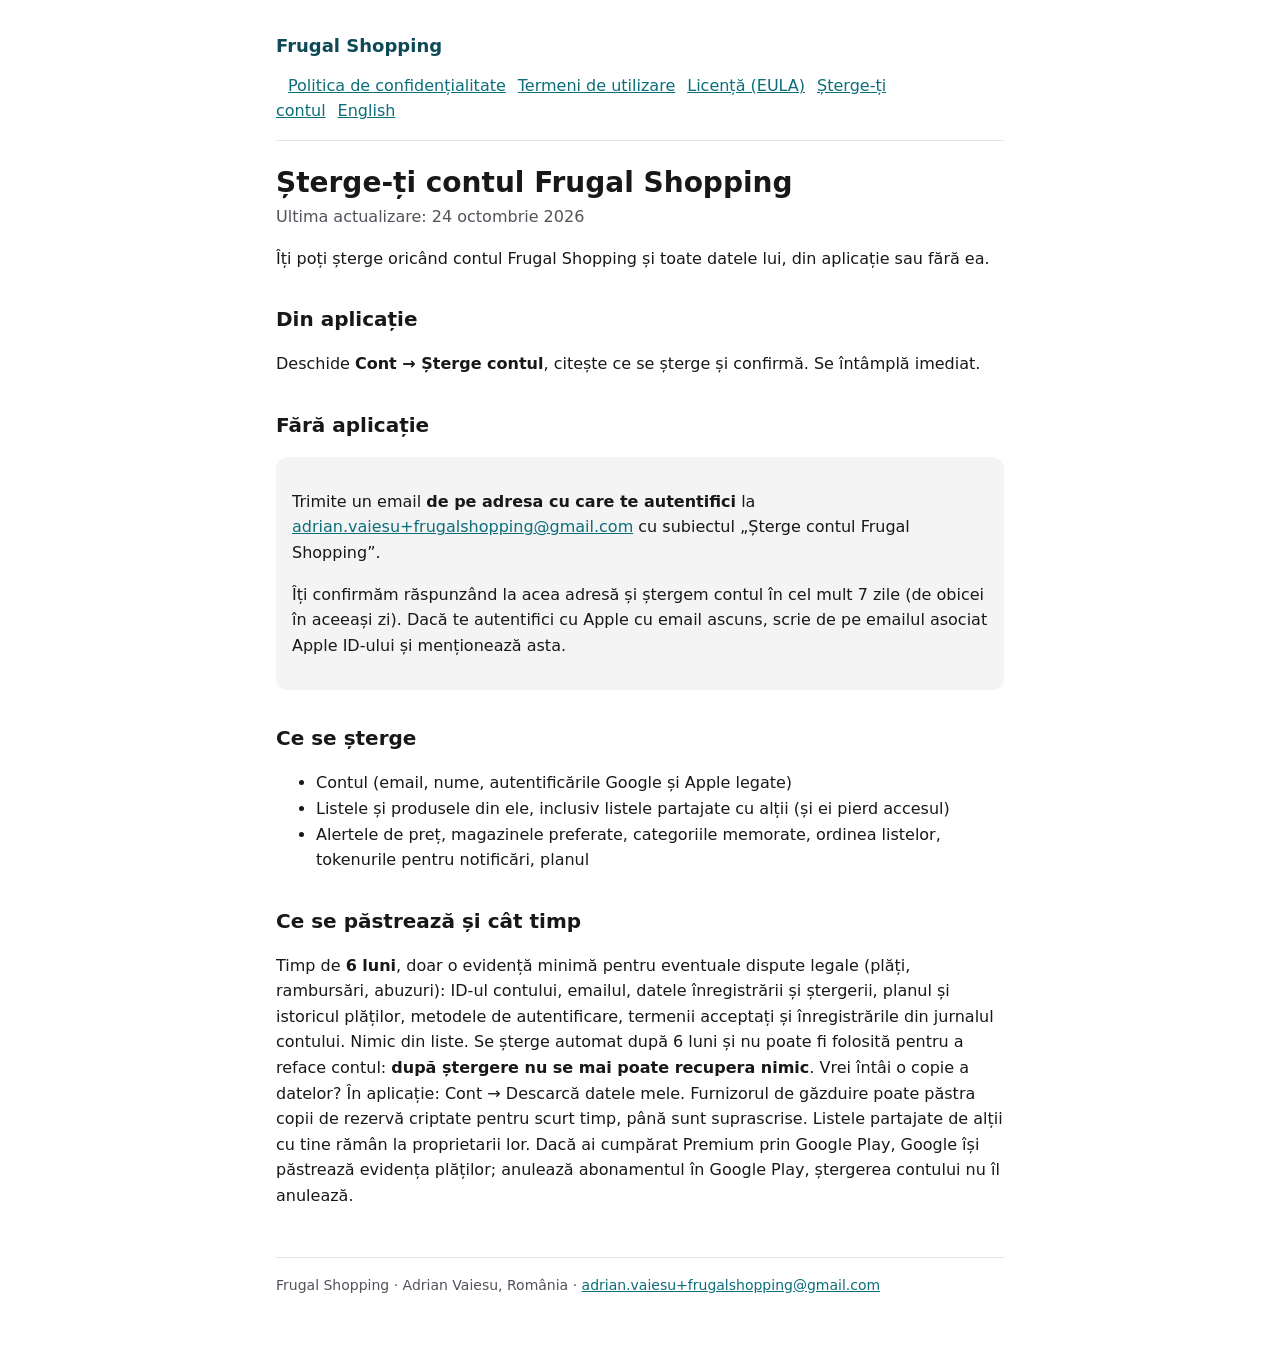
<file: ro/delete-account.html>
<!doctype html>
<html lang="ro">
<head>
<meta charset="utf-8">
<meta name="viewport" content="width=device-width, initial-scale=1">
<title>Șterge-ți contul Frugal Shopping · Frugal Shopping</title>
<link rel="stylesheet" href="../style.css">
</head>
<body>
<main>
<header>
  <a class="brand" href="index.html">Frugal Shopping</a>
  <nav><a href="privacy.html">Politica de confidențialitate</a><a href="terms.html">Termeni de utilizare</a><a href="eula.html">Licență (EULA)</a><a href="delete-account.html">Șterge-ți contul</a><a href="../delete-account.html" hreflang="en">English</a></nav>
</header>
<h1>Șterge-ți contul Frugal Shopping</h1>
<p class="meta">Ultima actualizare: 24 octombrie 2026</p>

<p>Îți poți șterge oricând contul Frugal Shopping și toate datele lui, din aplicație sau fără ea.</p>
<h2>Din aplicație</h2>
<p>Deschide <strong>Cont → Șterge contul</strong>, citește ce se șterge și confirmă. Se întâmplă imediat.</p>
<h2>Fără aplicație</h2>
<div class="card">
<p>Trimite un email <strong>de pe adresa cu care te autentifici</strong> la <a href="mailto:adrian.vaiesu+frugalshopping@gmail.com?subject=Sterge%20contul%20Frugal%20Shopping">adrian.vaiesu+frugalshopping@gmail.com</a> cu subiectul „Șterge contul Frugal Shopping”.</p>
<p>Îți confirmăm răspunzând la acea adresă și ștergem contul în cel mult 7 zile (de obicei în aceeași zi). Dacă te autentifici cu Apple cu email ascuns, scrie de pe emailul asociat Apple ID-ului și menționează asta.</p>
</div>
<h2>Ce se șterge</h2>
<ul>
<li>Contul (email, nume, autentificările Google și Apple legate)</li>
<li>Listele și produsele din ele, inclusiv listele partajate cu alții (și ei pierd accesul)</li>
<li>Alertele de preț, magazinele preferate, categoriile memorate, ordinea listelor, tokenurile pentru notificări, planul</li>
</ul>
<h2>Ce se păstrează și cât timp</h2>
<p>Timp de <strong>6 luni</strong>, doar o evidență minimă pentru eventuale dispute legale (plăți, rambursări, abuzuri): ID-ul contului, emailul, datele înregistrării și ștergerii, planul și istoricul plăților, metodele de autentificare, termenii acceptați și înregistrările din jurnalul contului. Nimic din liste. Se șterge automat după 6 luni și nu poate fi folosită pentru a reface contul: <strong>după ștergere nu se mai poate recupera nimic</strong>. Vrei întâi o copie a datelor? În aplicație: Cont → Descarcă datele mele. Furnizorul de găzduire poate păstra copii de rezervă criptate pentru scurt timp, până sunt suprascrise. Listele partajate de alții cu tine rămân la proprietarii lor. Dacă ai cumpărat Premium prin Google Play, Google își păstrează evidența plăților; anulează abonamentul în Google Play, ștergerea contului nu îl anulează.</p>

<footer>Frugal Shopping · Adrian Vaiesu, România · <a href="mailto:adrian.vaiesu+frugalshopping@gmail.com">adrian.vaiesu+frugalshopping@gmail.com</a></footer>
</main>
</body>
</html>
</file>
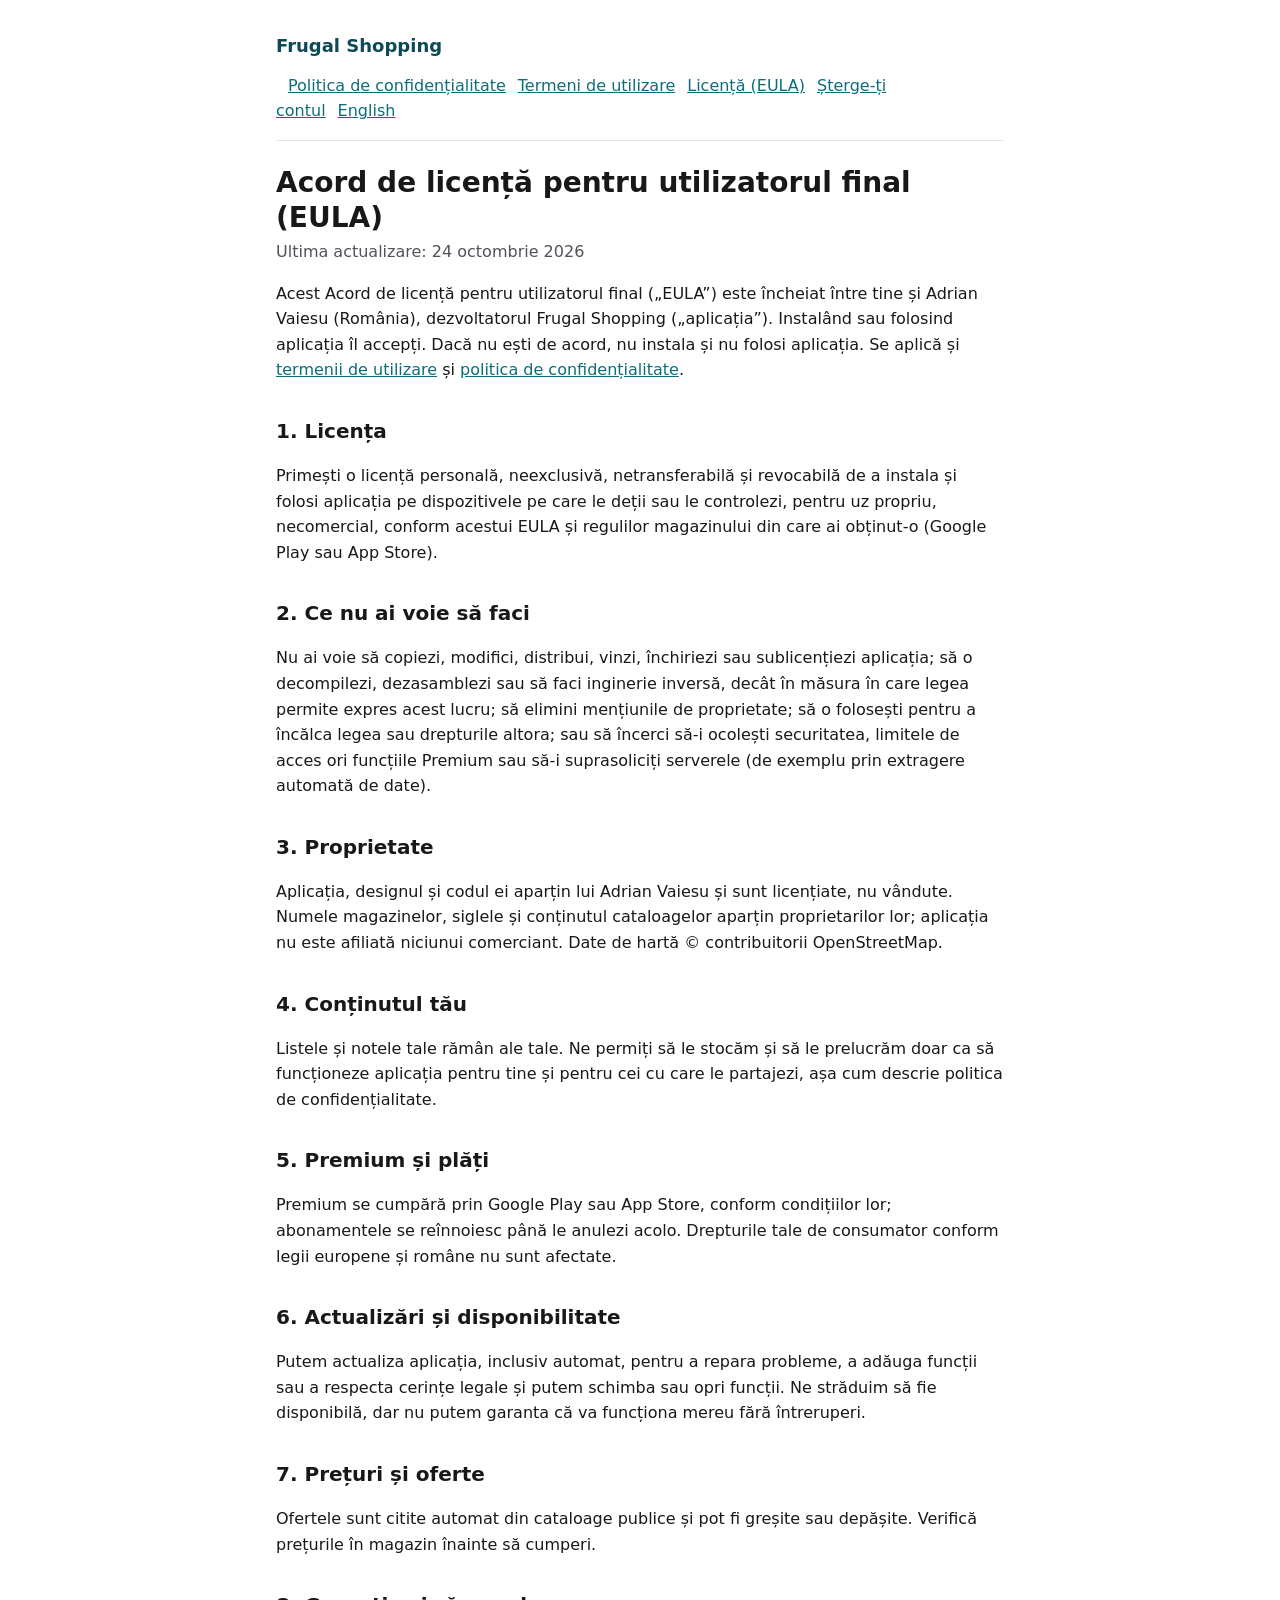
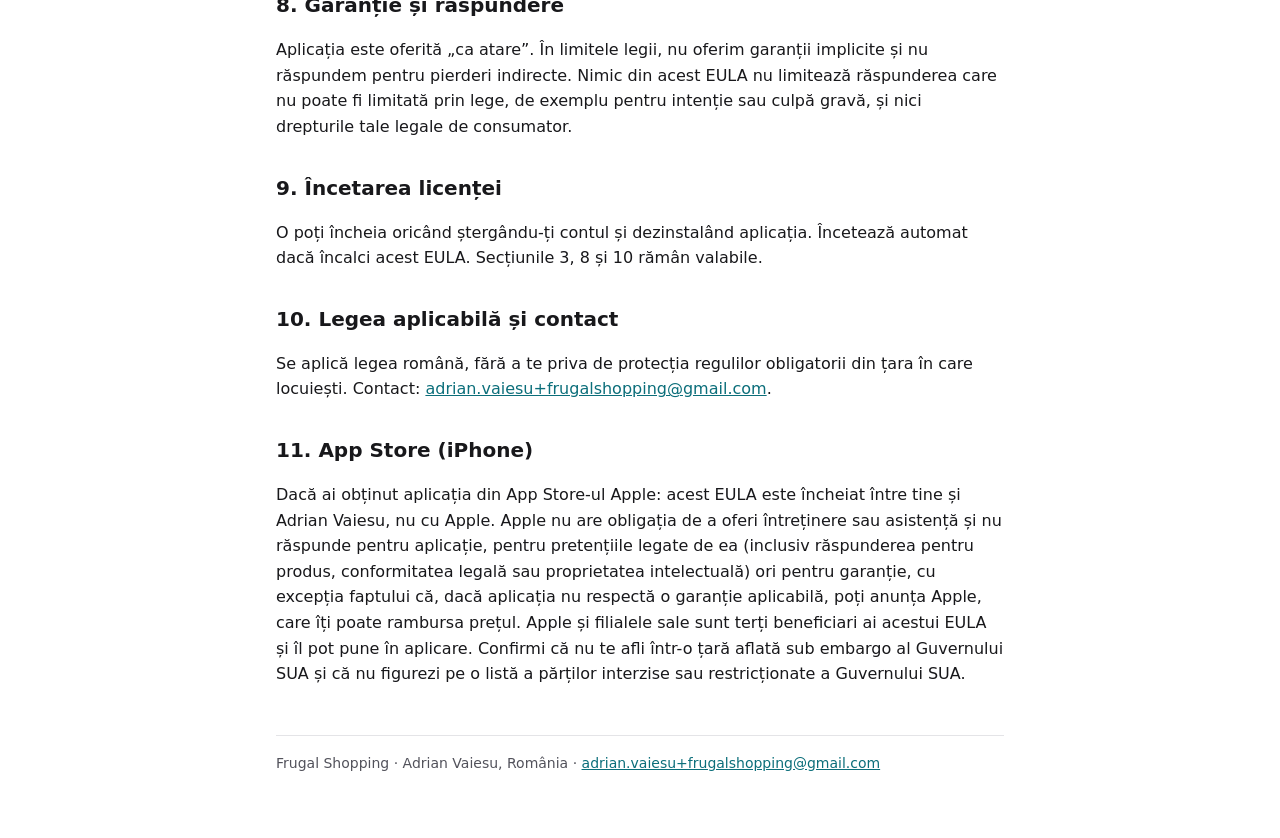
<file: ro/eula.html>
<!doctype html>
<html lang="ro">
<head>
<meta charset="utf-8">
<meta name="viewport" content="width=device-width, initial-scale=1">
<title>Acord de licență pentru utilizatorul final (EULA) · Frugal Shopping</title>
<link rel="stylesheet" href="../style.css">
</head>
<body>
<main>
<header>
  <a class="brand" href="index.html">Frugal Shopping</a>
  <nav><a href="privacy.html">Politica de confidențialitate</a><a href="terms.html">Termeni de utilizare</a><a href="eula.html">Licență (EULA)</a><a href="delete-account.html">Șterge-ți contul</a><a href="../eula.html" hreflang="en">English</a></nav>
</header>
<h1>Acord de licență pentru utilizatorul final (EULA)</h1>
<p class="meta">Ultima actualizare: 24 octombrie 2026</p>

<p>Acest Acord de licență pentru utilizatorul final („EULA”) este încheiat între tine și Adrian Vaiesu (România), dezvoltatorul Frugal Shopping („aplicația”). Instalând sau folosind aplicația îl accepți. Dacă nu ești de acord, nu instala și nu folosi aplicația. Se aplică și <a href="terms.html">termenii de utilizare</a> și <a href="privacy.html">politica de confidențialitate</a>.</p>
<h2>1. Licența</h2>
<p>Primești o licență personală, neexclusivă, netransferabilă și revocabilă de a instala și folosi aplicația pe dispozitivele pe care le deții sau le controlezi, pentru uz propriu, necomercial, conform acestui EULA și regulilor magazinului din care ai obținut-o (Google Play sau App Store).</p>
<h2>2. Ce nu ai voie să faci</h2>
<p>Nu ai voie să copiezi, modifici, distribui, vinzi, închiriezi sau sublicențiezi aplicația; să o decompilezi, dezasamblezi sau să faci inginerie inversă, decât în măsura în care legea permite expres acest lucru; să elimini mențiunile de proprietate; să o folosești pentru a încălca legea sau drepturile altora; sau să încerci să-i ocolești securitatea, limitele de acces ori funcțiile Premium sau să-i suprasoliciți serverele (de exemplu prin extragere automată de date).</p>
<h2>3. Proprietate</h2>
<p>Aplicația, designul și codul ei aparțin lui Adrian Vaiesu și sunt licențiate, nu vândute. Numele magazinelor, siglele și conținutul cataloagelor aparțin proprietarilor lor; aplicația nu este afiliată niciunui comerciant. Date de hartă © contribuitorii OpenStreetMap.</p>
<h2>4. Conținutul tău</h2>
<p>Listele și notele tale rămân ale tale. Ne permiți să le stocăm și să le prelucrăm doar ca să funcționeze aplicația pentru tine și pentru cei cu care le partajezi, așa cum descrie politica de confidențialitate.</p>
<h2>5. Premium și plăți</h2>
<p>Premium se cumpără prin Google Play sau App Store, conform condițiilor lor; abonamentele se reînnoiesc până le anulezi acolo. Drepturile tale de consumator conform legii europene și române nu sunt afectate.</p>
<h2>6. Actualizări și disponibilitate</h2>
<p>Putem actualiza aplicația, inclusiv automat, pentru a repara probleme, a adăuga funcții sau a respecta cerințe legale și putem schimba sau opri funcții. Ne străduim să fie disponibilă, dar nu putem garanta că va funcționa mereu fără întreruperi.</p>
<h2>7. Prețuri și oferte</h2>
<p>Ofertele sunt citite automat din cataloage publice și pot fi greșite sau depășite. Verifică prețurile în magazin înainte să cumperi.</p>
<h2>8. Garanție și răspundere</h2>
<p>Aplicația este oferită „ca atare”. În limitele legii, nu oferim garanții implicite și nu răspundem pentru pierderi indirecte. Nimic din acest EULA nu limitează răspunderea care nu poate fi limitată prin lege, de exemplu pentru intenție sau culpă gravă, și nici drepturile tale legale de consumator.</p>
<h2>9. Încetarea licenței</h2>
<p>O poți încheia oricând ștergându-ți contul și dezinstalând aplicația. Încetează automat dacă încalci acest EULA. Secțiunile 3, 8 și 10 rămân valabile.</p>
<h2>10. Legea aplicabilă și contact</h2>
<p>Se aplică legea română, fără a te priva de protecția regulilor obligatorii din țara în care locuiești. Contact: <a href="mailto:adrian.vaiesu+frugalshopping@gmail.com">adrian.vaiesu+frugalshopping@gmail.com</a>.</p>
<h2>11. App Store (iPhone)</h2>
<p>Dacă ai obținut aplicația din App Store-ul Apple: acest EULA este încheiat între tine și Adrian Vaiesu, nu cu Apple. Apple nu are obligația de a oferi întreținere sau asistență și nu răspunde pentru aplicație, pentru pretențiile legate de ea (inclusiv răspunderea pentru produs, conformitatea legală sau proprietatea intelectuală) ori pentru garanție, cu excepția faptului că, dacă aplicația nu respectă o garanție aplicabilă, poți anunța Apple, care îți poate rambursa prețul. Apple și filialele sale sunt terți beneficiari ai acestui EULA și îl pot pune în aplicare. Confirmi că nu te afli într-o țară aflată sub embargo al Guvernului SUA și că nu figurezi pe o listă a părților interzise sau restricționate a Guvernului SUA.</p>

<footer>Frugal Shopping · Adrian Vaiesu, România · <a href="mailto:adrian.vaiesu+frugalshopping@gmail.com">adrian.vaiesu+frugalshopping@gmail.com</a></footer>
</main>
</body>
</html>
</file>
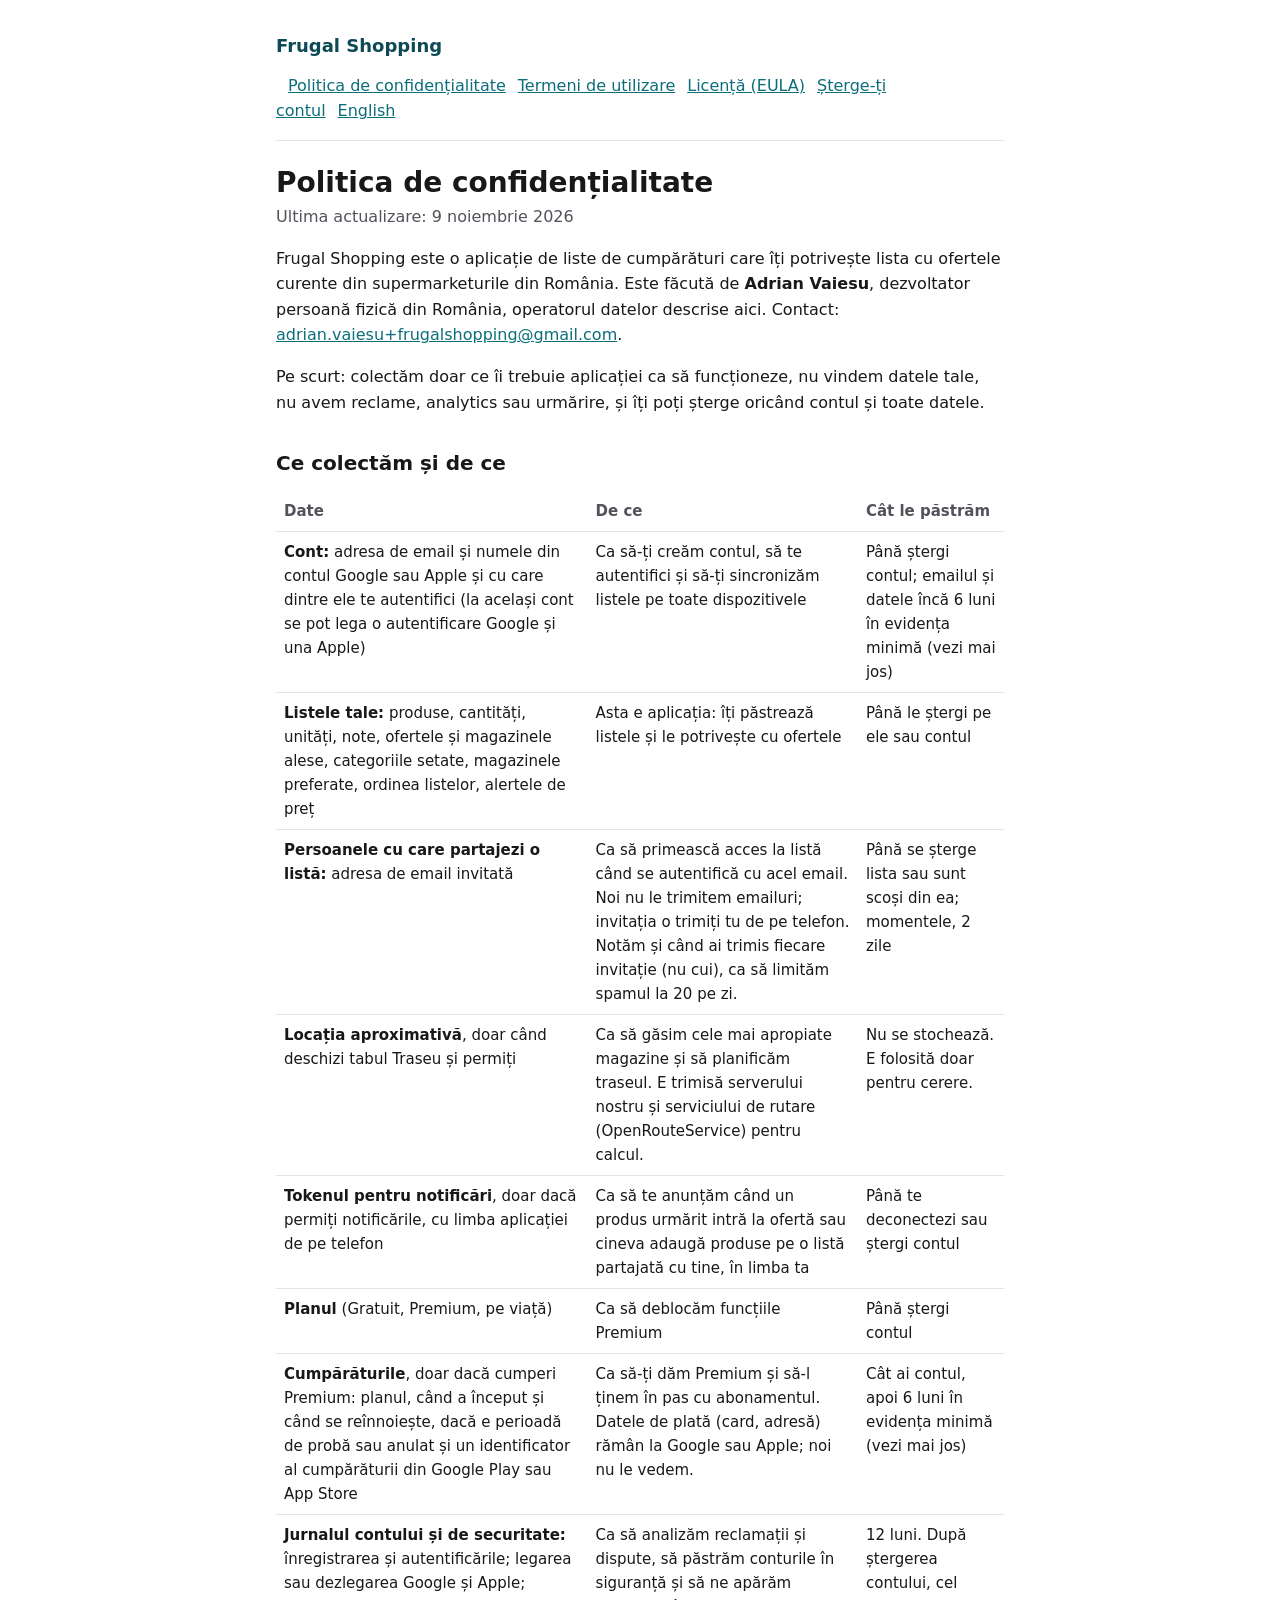
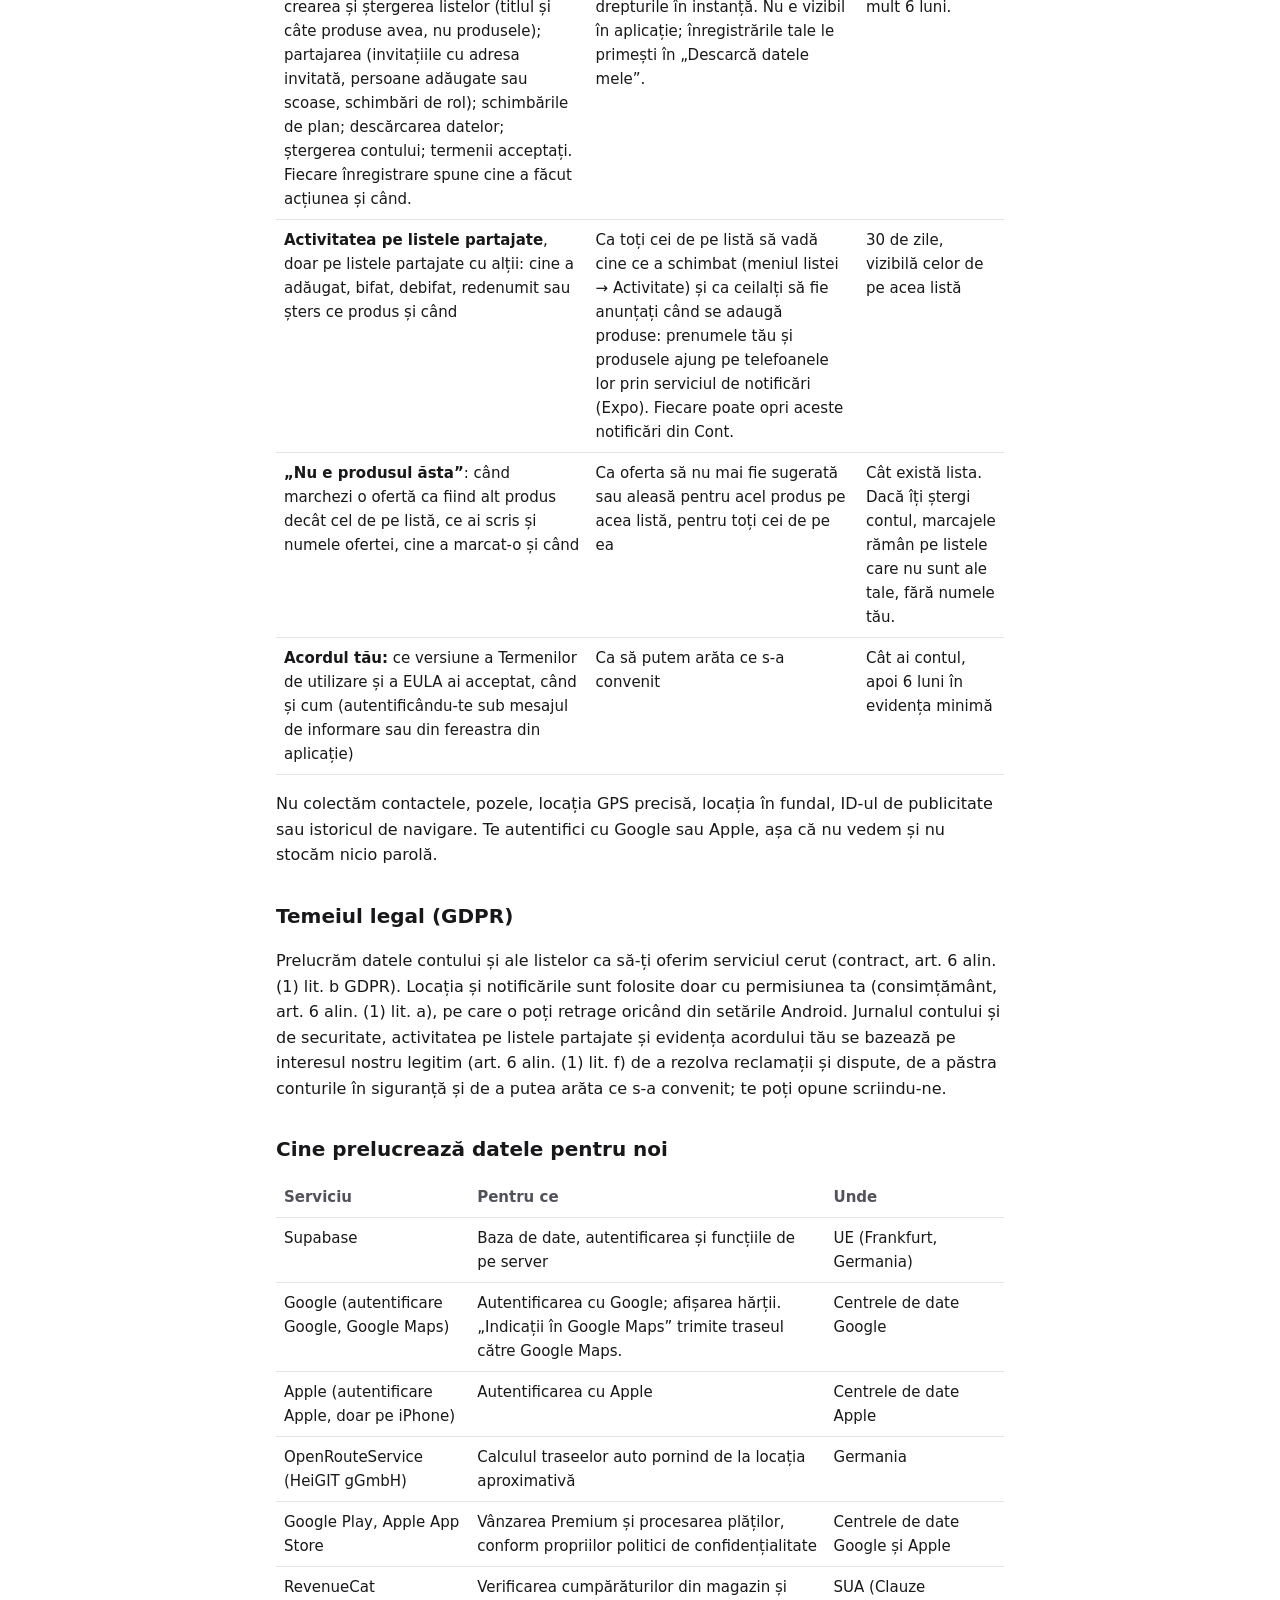
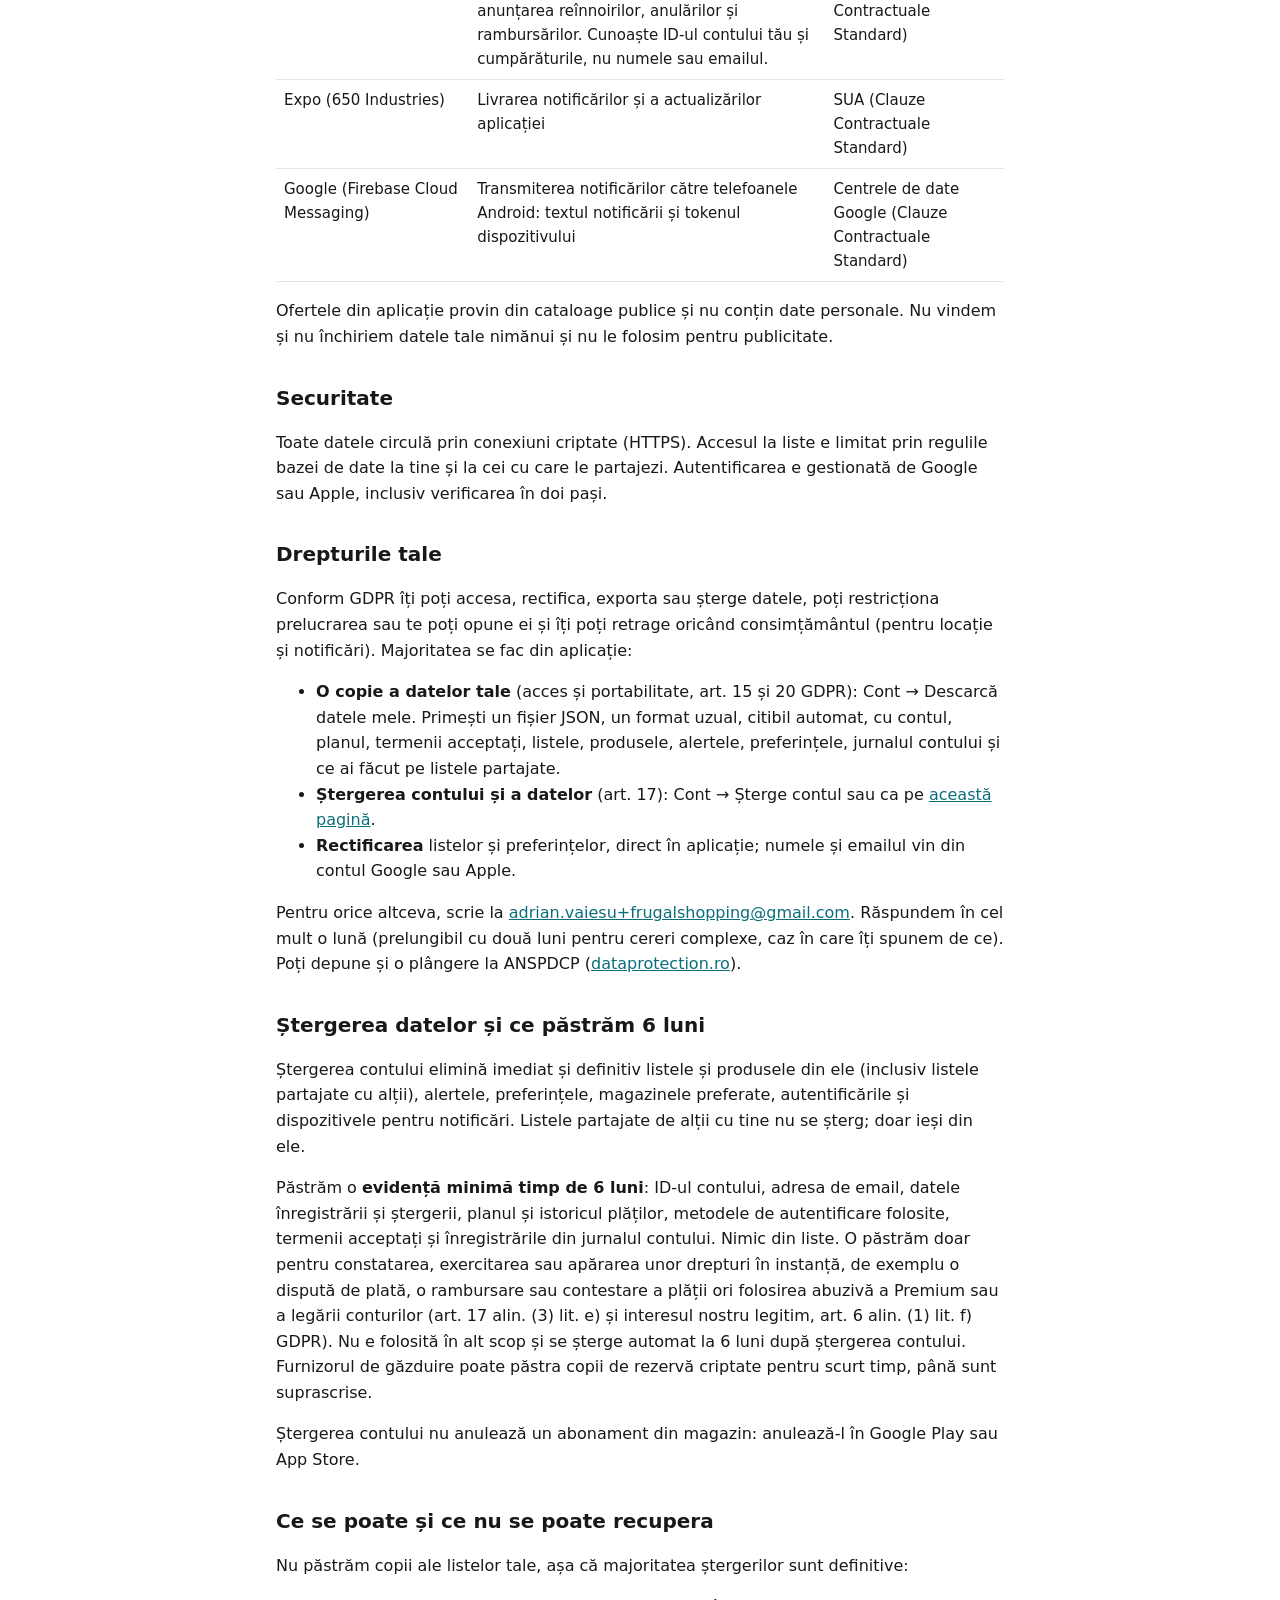
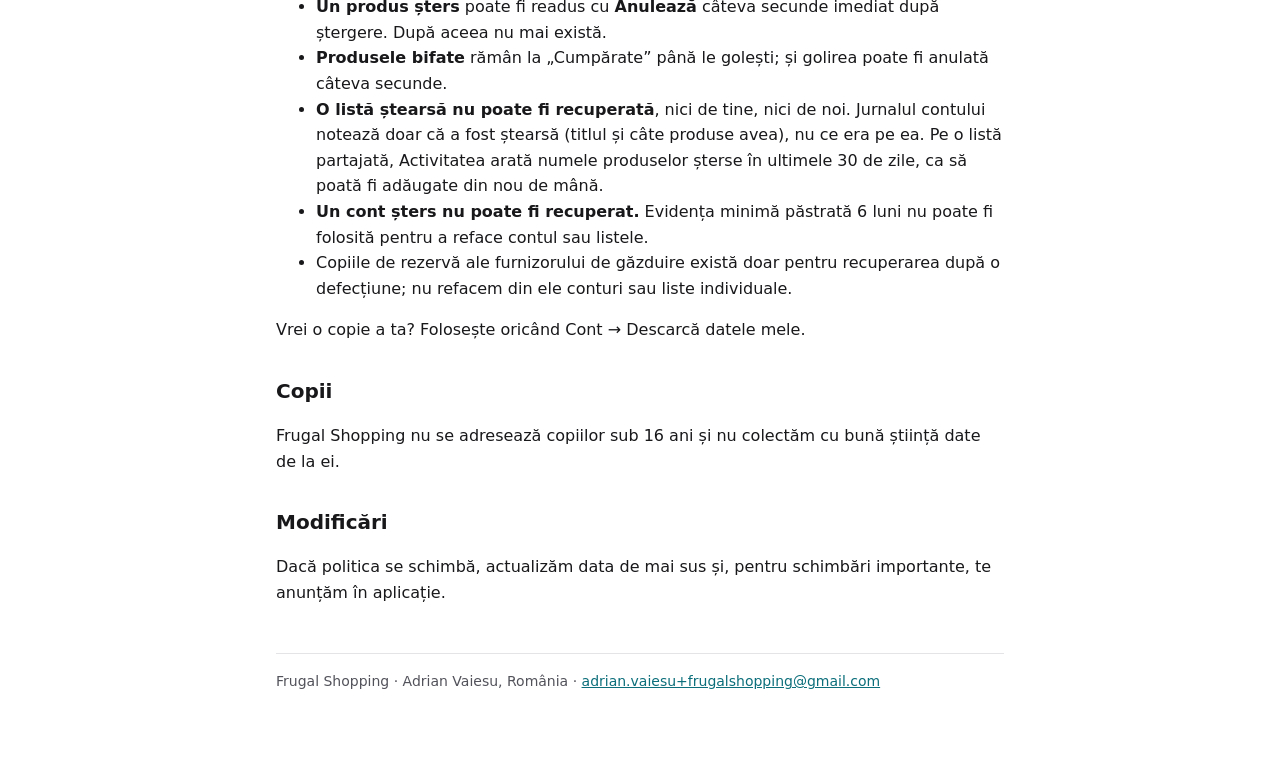
<file: ro/privacy.html>
<!doctype html>
<html lang="ro">
<head>
<meta charset="utf-8">
<meta name="viewport" content="width=device-width, initial-scale=1">
<title>Politica de confidențialitate · Frugal Shopping</title>
<link rel="stylesheet" href="../style.css">
</head>
<body>
<main>
<header>
  <a class="brand" href="index.html">Frugal Shopping</a>
  <nav><a href="privacy.html">Politica de confidențialitate</a><a href="terms.html">Termeni de utilizare</a><a href="eula.html">Licență (EULA)</a><a href="delete-account.html">Șterge-ți contul</a><a href="../privacy.html" hreflang="en">English</a></nav>
</header>
<h1>Politica de confidențialitate</h1>
<p class="meta">Ultima actualizare: 9 noiembrie 2026</p>

<p>Frugal Shopping este o aplicație de liste de cumpărături care îți potrivește lista cu ofertele curente din supermarketurile din România. Este făcută de <strong>Adrian Vaiesu</strong>, dezvoltator persoană fizică din România, operatorul datelor descrise aici. Contact: <a href="mailto:adrian.vaiesu+frugalshopping@gmail.com">adrian.vaiesu+frugalshopping@gmail.com</a>.</p>
<p>Pe scurt: colectăm doar ce îi trebuie aplicației ca să funcționeze, nu vindem datele tale, nu avem reclame, analytics sau urmărire, și îți poți șterge oricând contul și toate datele.</p>

<h2>Ce colectăm și de ce</h2>
<table>
<thead><tr><th>Date</th><th>De ce</th><th>Cât le păstrăm</th></tr></thead>
<tbody>
<tr><td><strong>Cont:</strong> adresa de email și numele din contul Google sau Apple și cu care dintre ele te autentifici (la același cont se pot lega o autentificare Google și una Apple)</td><td>Ca să-ți creăm contul, să te autentifici și să-ți sincronizăm listele pe toate dispozitivele</td><td>Până ștergi contul; emailul și datele încă 6 luni în evidența minimă (vezi mai jos)</td></tr>
<tr><td><strong>Listele tale:</strong> produse, cantități, unități, note, ofertele și magazinele alese, categoriile setate, magazinele preferate, ordinea listelor, alertele de preț</td><td>Asta e aplicația: îți păstrează listele și le potrivește cu ofertele</td><td>Până le ștergi pe ele sau contul</td></tr>
<tr><td><strong>Persoanele cu care partajezi o listă:</strong> adresa de email invitată</td><td>Ca să primească acces la listă când se autentifică cu acel email. Noi nu le trimitem emailuri; invitația o trimiți tu de pe telefon. Notăm și când ai trimis fiecare invitație (nu cui), ca să limităm spamul la 20 pe zi.</td><td>Până se șterge lista sau sunt scoși din ea; momentele, 2 zile</td></tr>
<tr><td><strong>Locația aproximativă</strong>, doar când deschizi tabul Traseu și permiți</td><td>Ca să găsim cele mai apropiate magazine și să planificăm traseul. E trimisă serverului nostru și serviciului de rutare (OpenRouteService) pentru calcul.</td><td>Nu se stochează. E folosită doar pentru cerere.</td></tr>
<tr><td><strong>Tokenul pentru notificări</strong>, doar dacă permiți notificările, cu limba aplicației de pe telefon</td><td>Ca să te anunțăm când un produs urmărit intră la ofertă sau cineva adaugă produse pe o listă partajată cu tine, în limba ta</td><td>Până te deconectezi sau ștergi contul</td></tr>
<tr><td><strong>Planul</strong> (Gratuit, Premium, pe viață)</td><td>Ca să deblocăm funcțiile Premium</td><td>Până ștergi contul</td></tr>
<tr><td><strong>Cumpărăturile</strong>, doar dacă cumperi Premium: planul, când a început și când se reînnoiește, dacă e perioadă de probă sau anulat și un identificator al cumpărăturii din Google Play sau App Store</td><td>Ca să-ți dăm Premium și să-l ținem în pas cu abonamentul. Datele de plată (card, adresă) rămân la Google sau Apple; noi nu le vedem.</td><td>Cât ai contul, apoi 6 luni în evidența minimă (vezi mai jos)</td></tr>
<tr><td><strong>Jurnalul contului și de securitate:</strong> înregistrarea și autentificările; legarea sau dezlegarea Google și Apple; crearea și ștergerea listelor (titlul și câte produse avea, nu produsele); partajarea (invitațiile cu adresa invitată, persoane adăugate sau scoase, schimbări de rol); schimbările de plan; descărcarea datelor; ștergerea contului; termenii acceptați. Fiecare înregistrare spune cine a făcut acțiunea și când.</td><td>Ca să analizăm reclamații și dispute, să păstrăm conturile în siguranță și să ne apărăm drepturile în instanță. Nu e vizibil în aplicație; înregistrările tale le primești în „Descarcă datele mele”.</td><td>12 luni. După ștergerea contului, cel mult 6 luni.</td></tr>
<tr><td><strong>Activitatea pe listele partajate</strong>, doar pe listele partajate cu alții: cine a adăugat, bifat, debifat, redenumit sau șters ce produs și când</td><td>Ca toți cei de pe listă să vadă cine ce a schimbat (meniul listei → Activitate) și ca ceilalți să fie anunțați când se adaugă produse: prenumele tău și produsele ajung pe telefoanele lor prin serviciul de notificări (Expo). Fiecare poate opri aceste notificări din Cont.</td><td>30 de zile, vizibilă celor de pe acea listă</td></tr>
<tr><td><strong>„Nu e produsul ăsta”</strong>: când marchezi o ofertă ca fiind alt produs decât cel de pe listă, ce ai scris și numele ofertei, cine a marcat-o și când</td><td>Ca oferta să nu mai fie sugerată sau aleasă pentru acel produs pe acea listă, pentru toți cei de pe ea</td><td>Cât există lista. Dacă îți ștergi contul, marcajele rămân pe listele care nu sunt ale tale, fără numele tău.</td></tr>
<tr><td><strong>Acordul tău:</strong> ce versiune a Termenilor de utilizare și a EULA ai acceptat, când și cum (autentificându-te sub mesajul de informare sau din fereastra din aplicație)</td><td>Ca să putem arăta ce s-a convenit</td><td>Cât ai contul, apoi 6 luni în evidența minimă</td></tr>
</tbody>
</table>
<p>Nu colectăm contactele, pozele, locația GPS precisă, locația în fundal, ID-ul de publicitate sau istoricul de navigare. Te autentifici cu Google sau Apple, așa că nu vedem și nu stocăm nicio parolă.</p>

<h2>Temeiul legal (GDPR)</h2>
<p>Prelucrăm datele contului și ale listelor ca să-ți oferim serviciul cerut (contract, art. 6 alin. (1) lit. b GDPR). Locația și notificările sunt folosite doar cu permisiunea ta (consimțământ, art. 6 alin. (1) lit. a), pe care o poți retrage oricând din setările Android. Jurnalul contului și de securitate, activitatea pe listele partajate și evidența acordului tău se bazează pe interesul nostru legitim (art. 6 alin. (1) lit. f) de a rezolva reclamații și dispute, de a păstra conturile în siguranță și de a putea arăta ce s-a convenit; te poți opune scriindu-ne.</p>

<h2>Cine prelucrează datele pentru noi</h2>
<table>
<thead><tr><th>Serviciu</th><th>Pentru ce</th><th>Unde</th></tr></thead>
<tbody>
<tr><td>Supabase</td><td>Baza de date, autentificarea și funcțiile de pe server</td><td>UE (Frankfurt, Germania)</td></tr>
<tr><td>Google (autentificare Google, Google Maps)</td><td>Autentificarea cu Google; afișarea hărții. „Indicații în Google Maps” trimite traseul către Google Maps.</td><td>Centrele de date Google</td></tr>
<tr><td>Apple (autentificare Apple, doar pe iPhone)</td><td>Autentificarea cu Apple</td><td>Centrele de date Apple</td></tr>
<tr><td>OpenRouteService (HeiGIT gGmbH)</td><td>Calculul traseelor auto pornind de la locația aproximativă</td><td>Germania</td></tr>
<tr><td>Google Play, Apple App Store</td><td>Vânzarea Premium și procesarea plăților, conform propriilor politici de confidențialitate</td><td>Centrele de date Google și Apple</td></tr>
<tr><td>RevenueCat</td><td>Verificarea cumpărăturilor din magazin și anunțarea reînnoirilor, anulărilor și rambursărilor. Cunoaște ID-ul contului tău și cumpărăturile, nu numele sau emailul.</td><td>SUA (Clauze Contractuale Standard)</td></tr>
<tr><td>Expo (650 Industries)</td><td>Livrarea notificărilor și a actualizărilor aplicației</td><td>SUA (Clauze Contractuale Standard)</td></tr>
<tr><td>Google (Firebase Cloud Messaging)</td><td>Transmiterea notificărilor către telefoanele Android: textul notificării și tokenul dispozitivului</td><td>Centrele de date Google (Clauze Contractuale Standard)</td></tr>
</tbody>
</table>
<p>Ofertele din aplicație provin din cataloage publice și nu conțin date personale. Nu vindem și nu închiriem datele tale nimănui și nu le folosim pentru publicitate.</p>

<h2>Securitate</h2>
<p>Toate datele circulă prin conexiuni criptate (HTTPS). Accesul la liste e limitat prin regulile bazei de date la tine și la cei cu care le partajezi. Autentificarea e gestionată de Google sau Apple, inclusiv verificarea în doi pași.</p>

<h2>Drepturile tale</h2>
<p>Conform GDPR îți poți accesa, rectifica, exporta sau șterge datele, poți restricționa prelucrarea sau te poți opune ei și îți poți retrage oricând consimțământul (pentru locație și notificări). Majoritatea se fac din aplicație:</p>
<ul>
<li><strong>O copie a datelor tale</strong> (acces și portabilitate, art. 15 și 20 GDPR): Cont → Descarcă datele mele. Primești un fișier JSON, un format uzual, citibil automat, cu contul, planul, termenii acceptați, listele, produsele, alertele, preferințele, jurnalul contului și ce ai făcut pe listele partajate.</li>
<li><strong>Ștergerea contului și a datelor</strong> (art. 17): Cont → Șterge contul sau ca pe <a href="delete-account.html">această pagină</a>.</li>
<li><strong>Rectificarea</strong> listelor și preferințelor, direct în aplicație; numele și emailul vin din contul Google sau Apple.</li>
</ul>
<p>Pentru orice altceva, scrie la <a href="mailto:adrian.vaiesu+frugalshopping@gmail.com">adrian.vaiesu+frugalshopping@gmail.com</a>. Răspundem în cel mult o lună (prelungibil cu două luni pentru cereri complexe, caz în care îți spunem de ce). Poți depune și o plângere la ANSPDCP (<a href="https://www.dataprotection.ro">dataprotection.ro</a>).</p>

<h2>Ștergerea datelor și ce păstrăm 6 luni</h2>
<p>Ștergerea contului elimină imediat și definitiv listele și produsele din ele (inclusiv listele partajate cu alții), alertele, preferințele, magazinele preferate, autentificările și dispozitivele pentru notificări. Listele partajate de alții cu tine nu se șterg; doar ieși din ele.</p>
<p>Păstrăm o <strong>evidență minimă timp de 6 luni</strong>: ID-ul contului, adresa de email, datele înregistrării și ștergerii, planul și istoricul plăților, metodele de autentificare folosite, termenii acceptați și înregistrările din jurnalul contului. Nimic din liste. O păstrăm doar pentru constatarea, exercitarea sau apărarea unor drepturi în instanță, de exemplu o dispută de plată, o rambursare sau contestare a plății ori folosirea abuzivă a Premium sau a legării conturilor (art. 17 alin. (3) lit. e) și interesul nostru legitim, art. 6 alin. (1) lit. f) GDPR). Nu e folosită în alt scop și se șterge automat la 6 luni după ștergerea contului. Furnizorul de găzduire poate păstra copii de rezervă criptate pentru scurt timp, până sunt suprascrise.</p>
<p>Ștergerea contului nu anulează un abonament din magazin: anulează-l în Google Play sau App Store.</p>

<h2>Ce se poate și ce nu se poate recupera</h2>
<p>Nu păstrăm copii ale listelor tale, așa că majoritatea ștergerilor sunt definitive:</p>
<ul>
<li><strong>Un produs șters</strong> poate fi readus cu <strong>Anulează</strong> câteva secunde imediat după ștergere. După aceea nu mai există.</li>
<li><strong>Produsele bifate</strong> rămân la „Cumpărate” până le golești; și golirea poate fi anulată câteva secunde.</li>
<li><strong>O listă ștearsă nu poate fi recuperată</strong>, nici de tine, nici de noi. Jurnalul contului notează doar că a fost ștearsă (titlul și câte produse avea), nu ce era pe ea. Pe o listă partajată, Activitatea arată numele produselor șterse în ultimele 30 de zile, ca să poată fi adăugate din nou de mână.</li>
<li><strong>Un cont șters nu poate fi recuperat.</strong> Evidența minimă păstrată 6 luni nu poate fi folosită pentru a reface contul sau listele.</li>
<li>Copiile de rezervă ale furnizorului de găzduire există doar pentru recuperarea după o defecțiune; nu refacem din ele conturi sau liste individuale.</li>
</ul>
<p>Vrei o copie a ta? Folosește oricând Cont → Descarcă datele mele.</p>

<h2>Copii</h2>
<p>Frugal Shopping nu se adresează copiilor sub 16 ani și nu colectăm cu bună știință date de la ei.</p>

<h2>Modificări</h2>
<p>Dacă politica se schimbă, actualizăm data de mai sus și, pentru schimbări importante, te anunțăm în aplicație.</p>

<footer>Frugal Shopping · Adrian Vaiesu, România · <a href="mailto:adrian.vaiesu+frugalshopping@gmail.com">adrian.vaiesu+frugalshopping@gmail.com</a></footer>
</main>
</body>
</html>
</file>
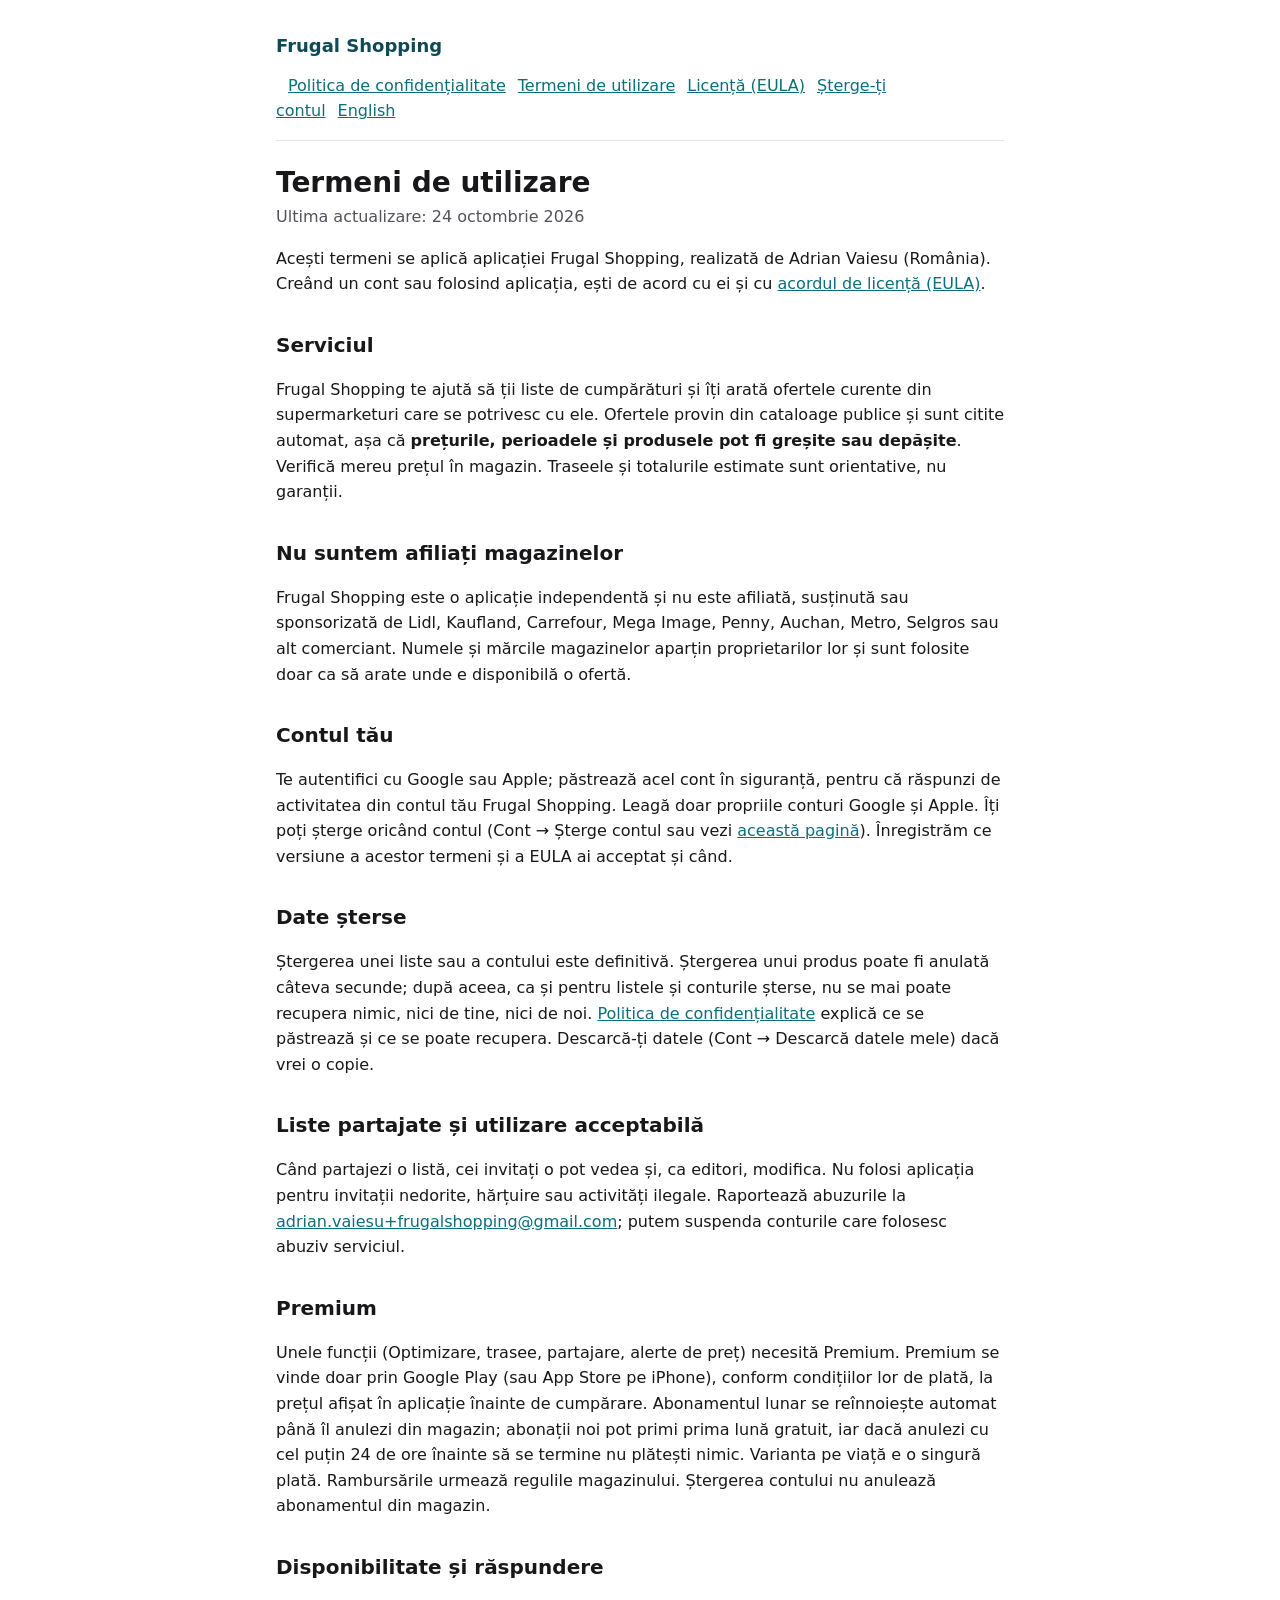
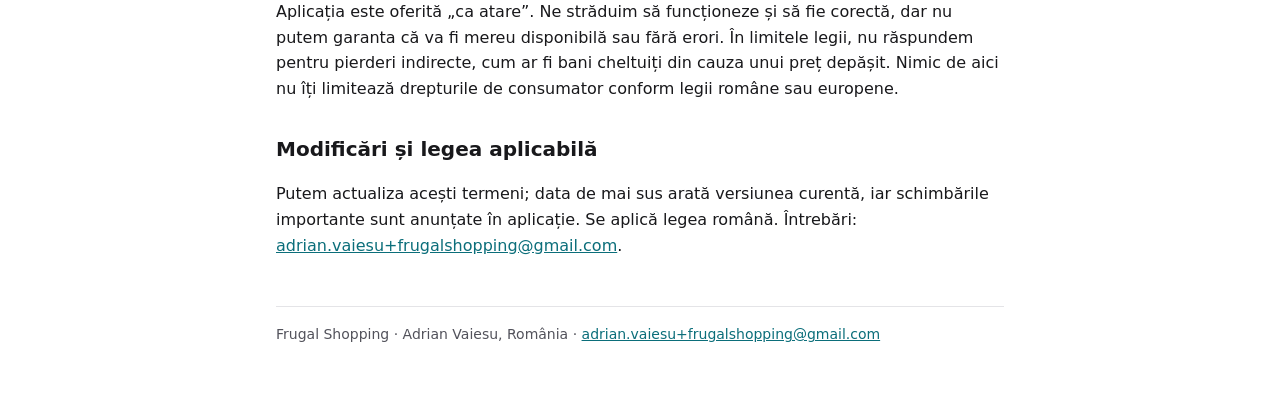
<file: ro/terms.html>
<!doctype html>
<html lang="ro">
<head>
<meta charset="utf-8">
<meta name="viewport" content="width=device-width, initial-scale=1">
<title>Termeni de utilizare · Frugal Shopping</title>
<link rel="stylesheet" href="../style.css">
</head>
<body>
<main>
<header>
  <a class="brand" href="index.html">Frugal Shopping</a>
  <nav><a href="privacy.html">Politica de confidențialitate</a><a href="terms.html">Termeni de utilizare</a><a href="eula.html">Licență (EULA)</a><a href="delete-account.html">Șterge-ți contul</a><a href="../terms.html" hreflang="en">English</a></nav>
</header>
<h1>Termeni de utilizare</h1>
<p class="meta">Ultima actualizare: 24 octombrie 2026</p>

<p>Acești termeni se aplică aplicației Frugal Shopping, realizată de Adrian Vaiesu (România). Creând un cont sau folosind aplicația, ești de acord cu ei și cu <a href="eula.html">acordul de licență (EULA)</a>.</p>
<h2>Serviciul</h2>
<p>Frugal Shopping te ajută să ții liste de cumpărături și îți arată ofertele curente din supermarketuri care se potrivesc cu ele. Ofertele provin din cataloage publice și sunt citite automat, așa că <strong>prețurile, perioadele și produsele pot fi greșite sau depășite</strong>. Verifică mereu prețul în magazin. Traseele și totalurile estimate sunt orientative, nu garanții.</p>
<h2>Nu suntem afiliați magazinelor</h2>
<p>Frugal Shopping este o aplicație independentă și nu este afiliată, susținută sau sponsorizată de Lidl, Kaufland, Carrefour, Mega Image, Penny, Auchan, Metro, Selgros sau alt comerciant. Numele și mărcile magazinelor aparțin proprietarilor lor și sunt folosite doar ca să arate unde e disponibilă o ofertă.</p>
<h2>Contul tău</h2>
<p>Te autentifici cu Google sau Apple; păstrează acel cont în siguranță, pentru că răspunzi de activitatea din contul tău Frugal Shopping. Leagă doar propriile conturi Google și Apple. Îți poți șterge oricând contul (Cont → Șterge contul sau vezi <a href="delete-account.html">această pagină</a>). Înregistrăm ce versiune a acestor termeni și a EULA ai acceptat și când.</p>
<h2>Date șterse</h2>
<p>Ștergerea unei liste sau a contului este definitivă. Ștergerea unui produs poate fi anulată câteva secunde; după aceea, ca și pentru listele și conturile șterse, nu se mai poate recupera nimic, nici de tine, nici de noi. <a href="privacy.html">Politica de confidențialitate</a> explică ce se păstrează și ce se poate recupera. Descarcă-ți datele (Cont → Descarcă datele mele) dacă vrei o copie.</p>
<h2>Liste partajate și utilizare acceptabilă</h2>
<p>Când partajezi o listă, cei invitați o pot vedea și, ca editori, modifica. Nu folosi aplicația pentru invitații nedorite, hărțuire sau activități ilegale. Raportează abuzurile la <a href="mailto:adrian.vaiesu+frugalshopping@gmail.com">adrian.vaiesu+frugalshopping@gmail.com</a>; putem suspenda conturile care folosesc abuziv serviciul.</p>
<h2>Premium</h2>
<p>Unele funcții (Optimizare, trasee, partajare, alerte de preț) necesită Premium. Premium se vinde doar prin Google Play (sau App Store pe iPhone), conform condițiilor lor de plată, la prețul afișat în aplicație înainte de cumpărare. Abonamentul lunar se reînnoiește automat până îl anulezi din magazin; abonații noi pot primi prima lună gratuit, iar dacă anulezi cu cel puțin 24 de ore înainte să se termine nu plătești nimic. Varianta pe viață e o singură plată. Rambursările urmează regulile magazinului. Ștergerea contului nu anulează abonamentul din magazin.</p>
<h2>Disponibilitate și răspundere</h2>
<p>Aplicația este oferită „ca atare”. Ne străduim să funcționeze și să fie corectă, dar nu putem garanta că va fi mereu disponibilă sau fără erori. În limitele legii, nu răspundem pentru pierderi indirecte, cum ar fi bani cheltuiți din cauza unui preț depășit. Nimic de aici nu îți limitează drepturile de consumator conform legii române sau europene.</p>
<h2>Modificări și legea aplicabilă</h2>
<p>Putem actualiza acești termeni; data de mai sus arată versiunea curentă, iar schimbările importante sunt anunțate în aplicație. Se aplică legea română. Întrebări: <a href="mailto:adrian.vaiesu+frugalshopping@gmail.com">adrian.vaiesu+frugalshopping@gmail.com</a>.</p>

<footer>Frugal Shopping · Adrian Vaiesu, România · <a href="mailto:adrian.vaiesu+frugalshopping@gmail.com">adrian.vaiesu+frugalshopping@gmail.com</a></footer>
</main>
</body>
</html>
</file>
<file: style.css>
:root { --bg:#ffffff; --fg:#18181b; --muted:#52525b; --line:#e4e4e7; --brand:#0e4a56; --link:#0b6e7a; --card:#f4f4f5; }
@media (prefers-color-scheme: dark) { :root { --bg:#09090b; --fg:#f4f4f5; --muted:#a1a1aa; --line:#27272a; --brand:#5fc6cf; --link:#7fd6de; --card:#18181b; } }
* { box-sizing: border-box; }
body { margin:0; background:var(--bg); color:var(--fg); font:16px/1.6 system-ui,-apple-system,"Segoe UI",Roboto,sans-serif; }
main { max-width: 760px; margin: 0 auto; padding: 32px 16px 64px; }
header { display:flex; justify-content:space-between; align-items:center; gap:12px; flex-wrap:wrap; border-bottom:1px solid var(--line); padding-bottom:16px; margin-bottom:24px; }
header a.brand { color:var(--brand); font-weight:700; text-decoration:none; font-size:18px; }
nav a { color:var(--link); margin-left:12px; }
h1 { font-size: 28px; line-height:1.25; margin: 0 0 4px; }
h2 { font-size: 20px; margin: 32px 0 8px; }
p.meta { color: var(--muted); margin-top: 0; }
a { color: var(--link); }
table { width:100%; border-collapse: collapse; margin: 12px 0; font-size: 15px; }
th, td { text-align:left; vertical-align:top; padding: 8px; border-bottom: 1px solid var(--line); }
th { color: var(--muted); font-weight:600; }
.card { background: var(--card); border-radius: 12px; padding: 16px; margin: 16px 0; }
footer { margin-top: 48px; color: var(--muted); font-size: 14px; border-top:1px solid var(--line); padding-top:16px; }
@media (max-width: 600px) { table, thead, tbody, tr, th, td { display:block; } thead { display:none; } td { border:none; padding:2px 0; } tr { border-bottom:1px solid var(--line); padding:8px 0; } }
</file>
